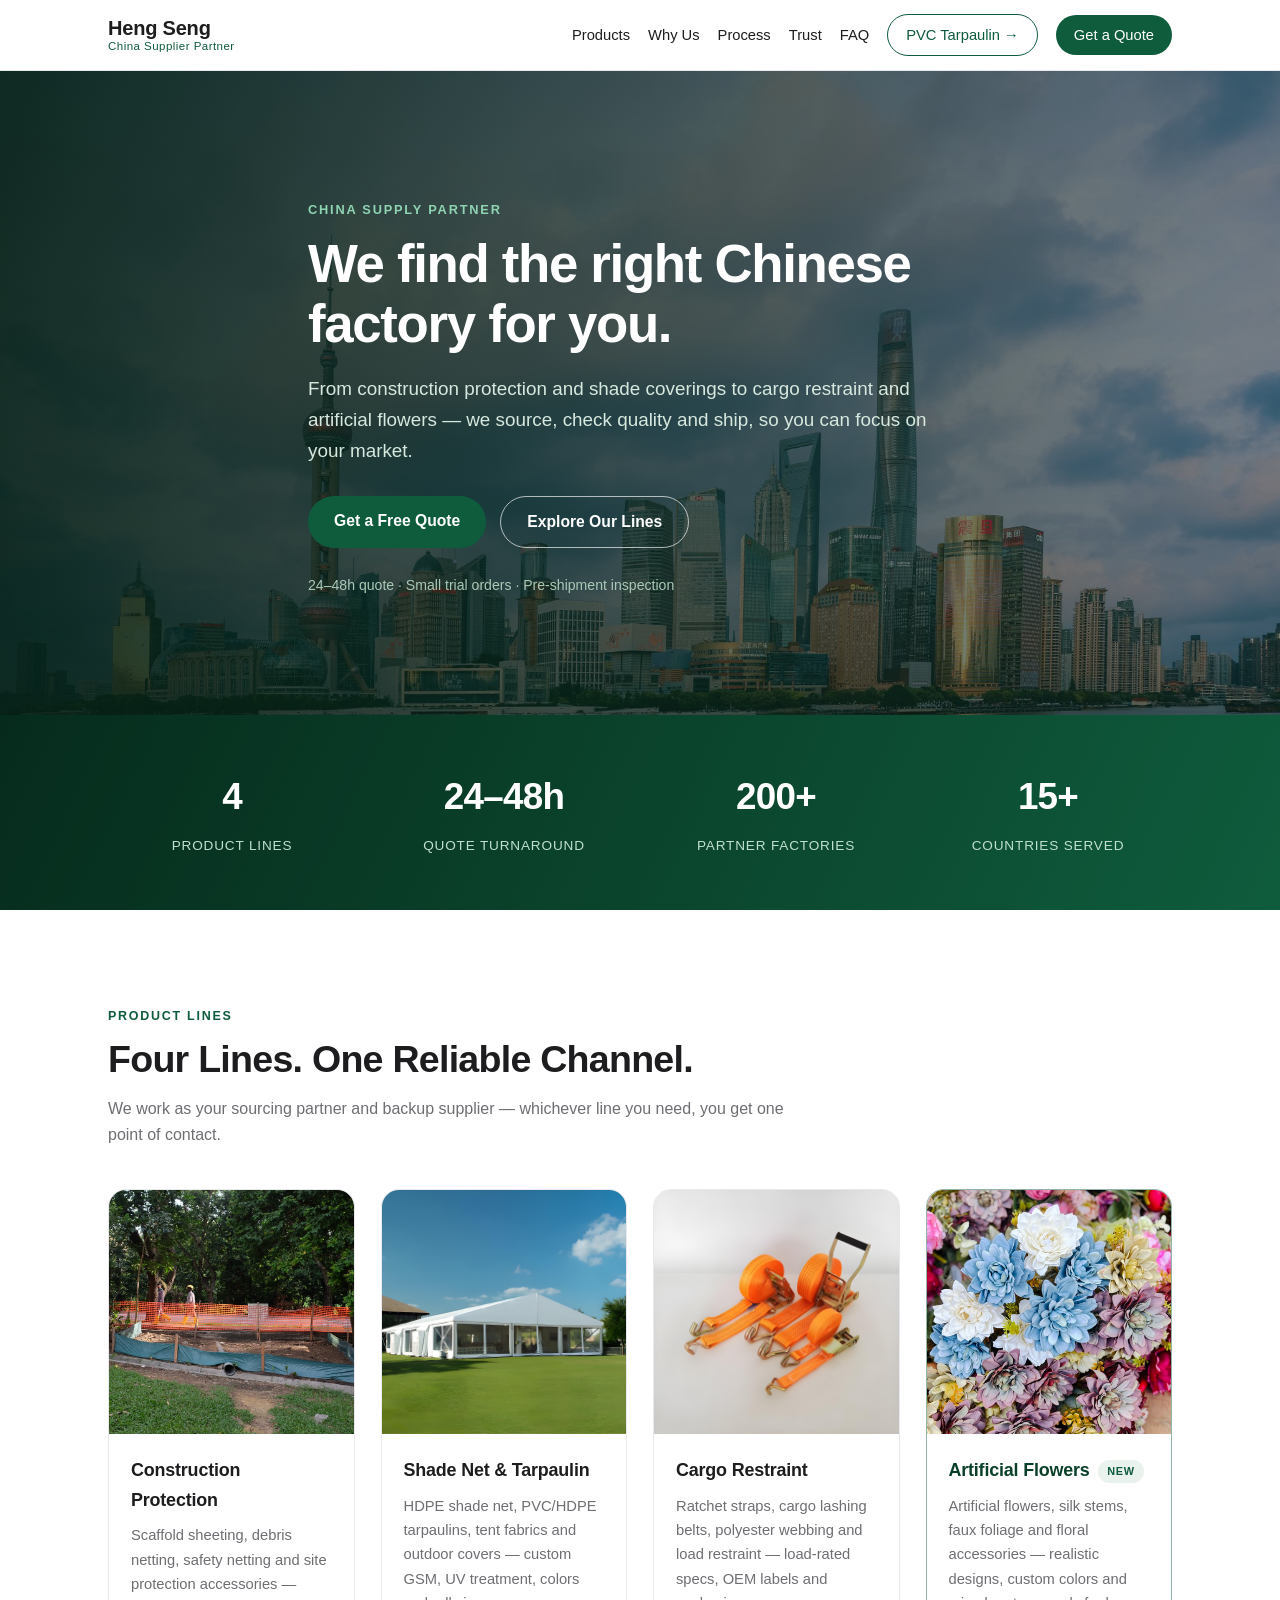
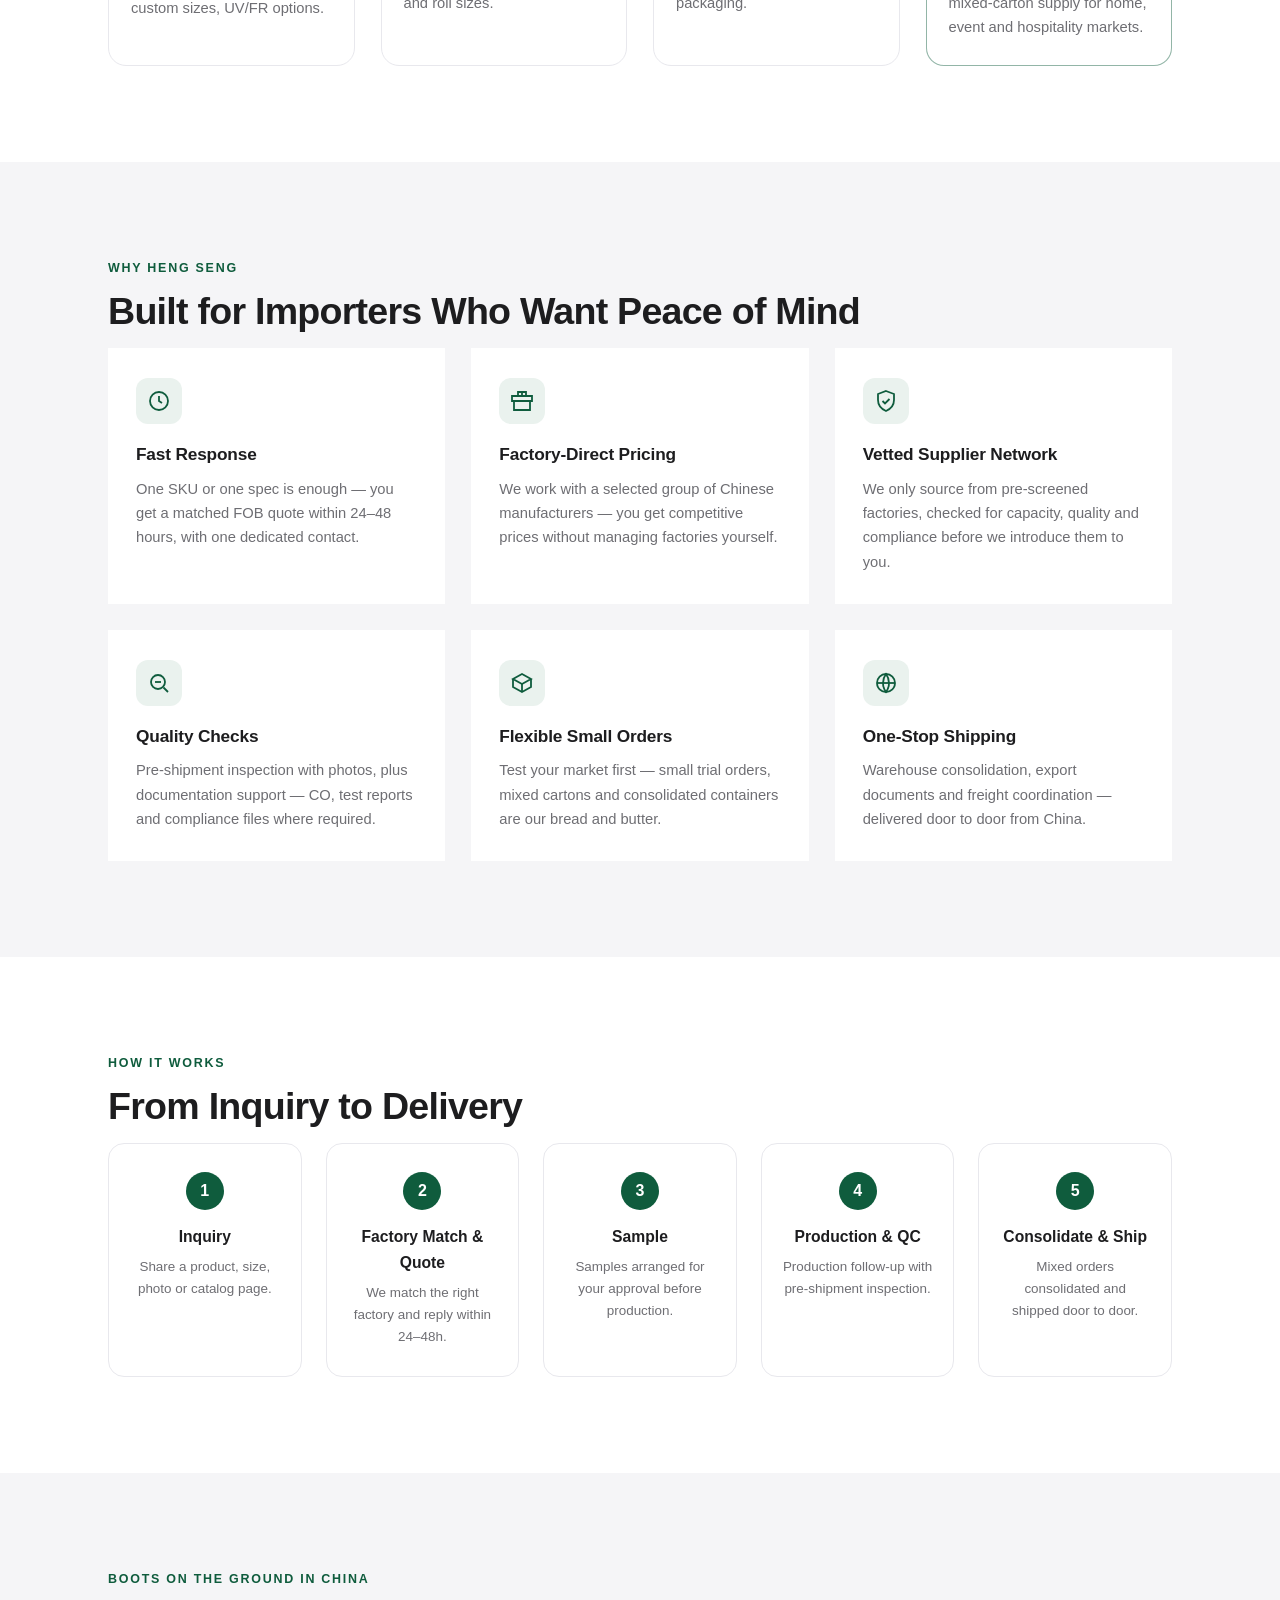
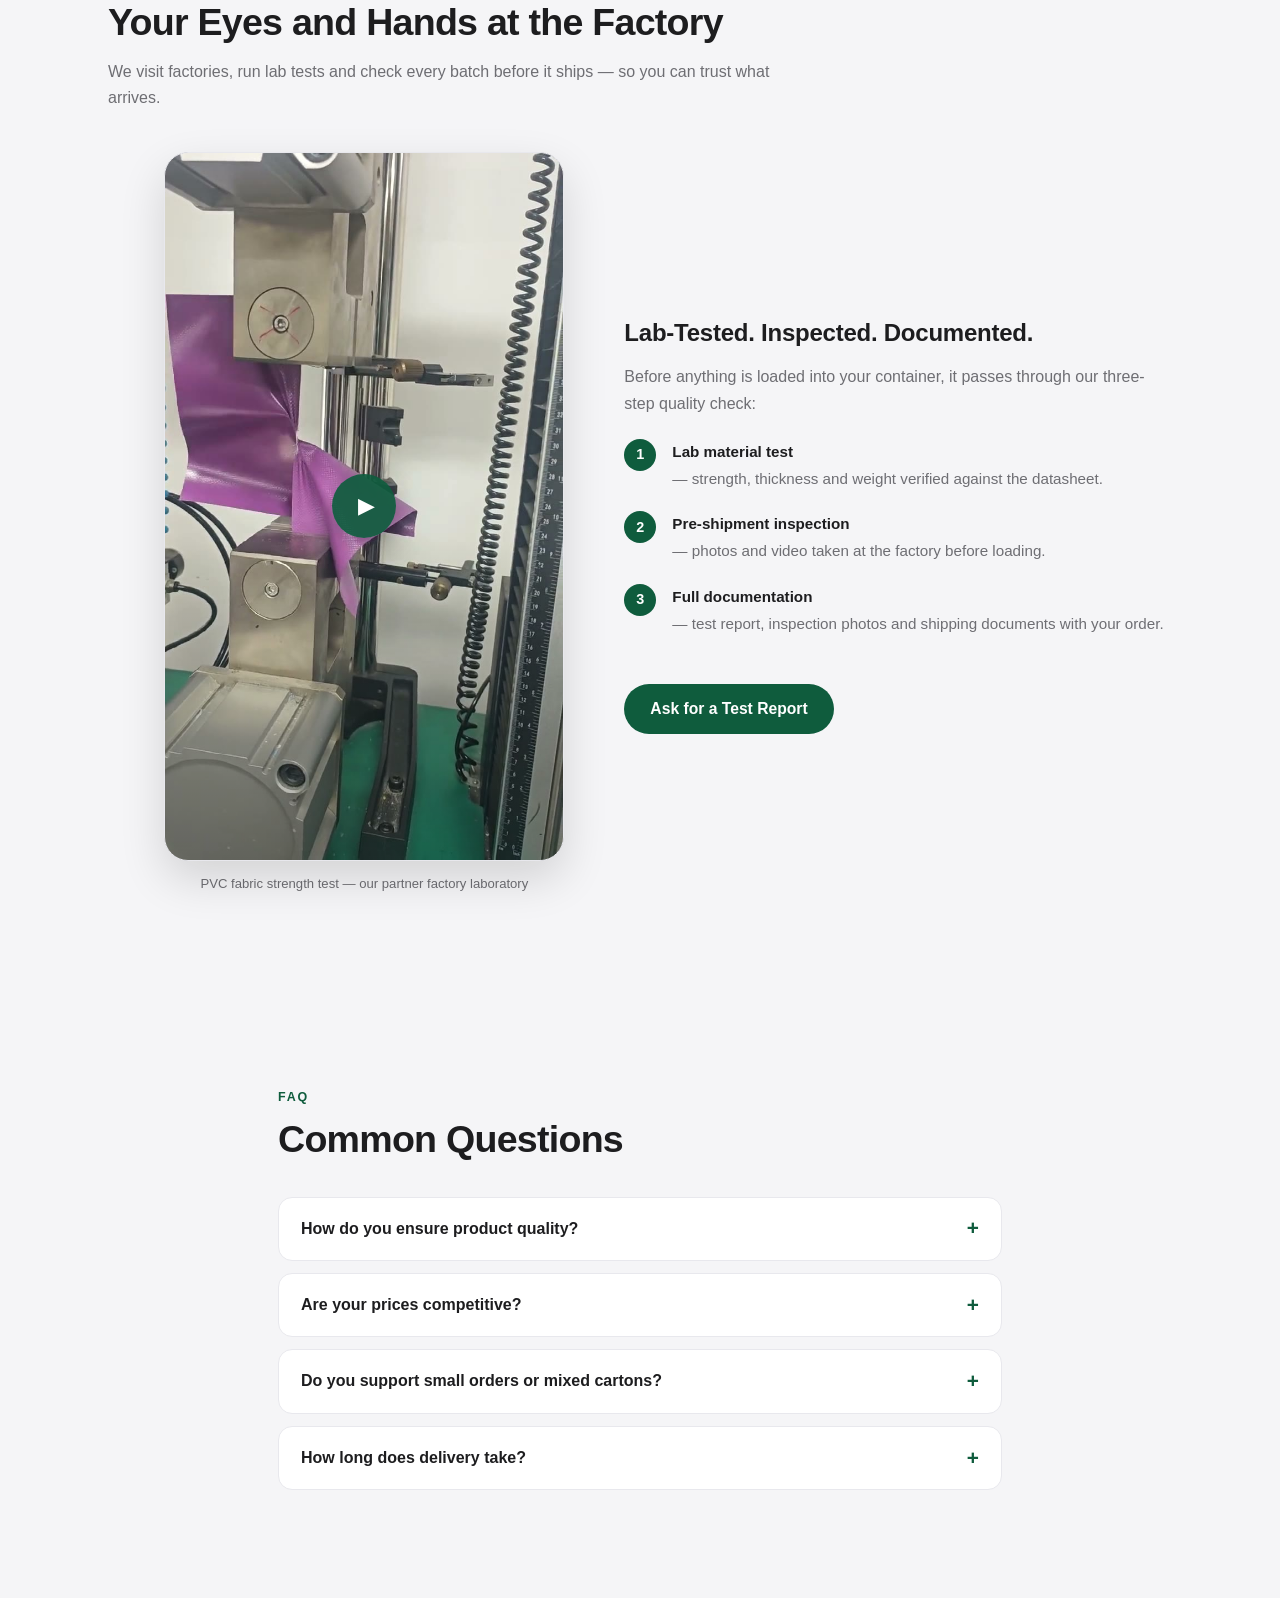
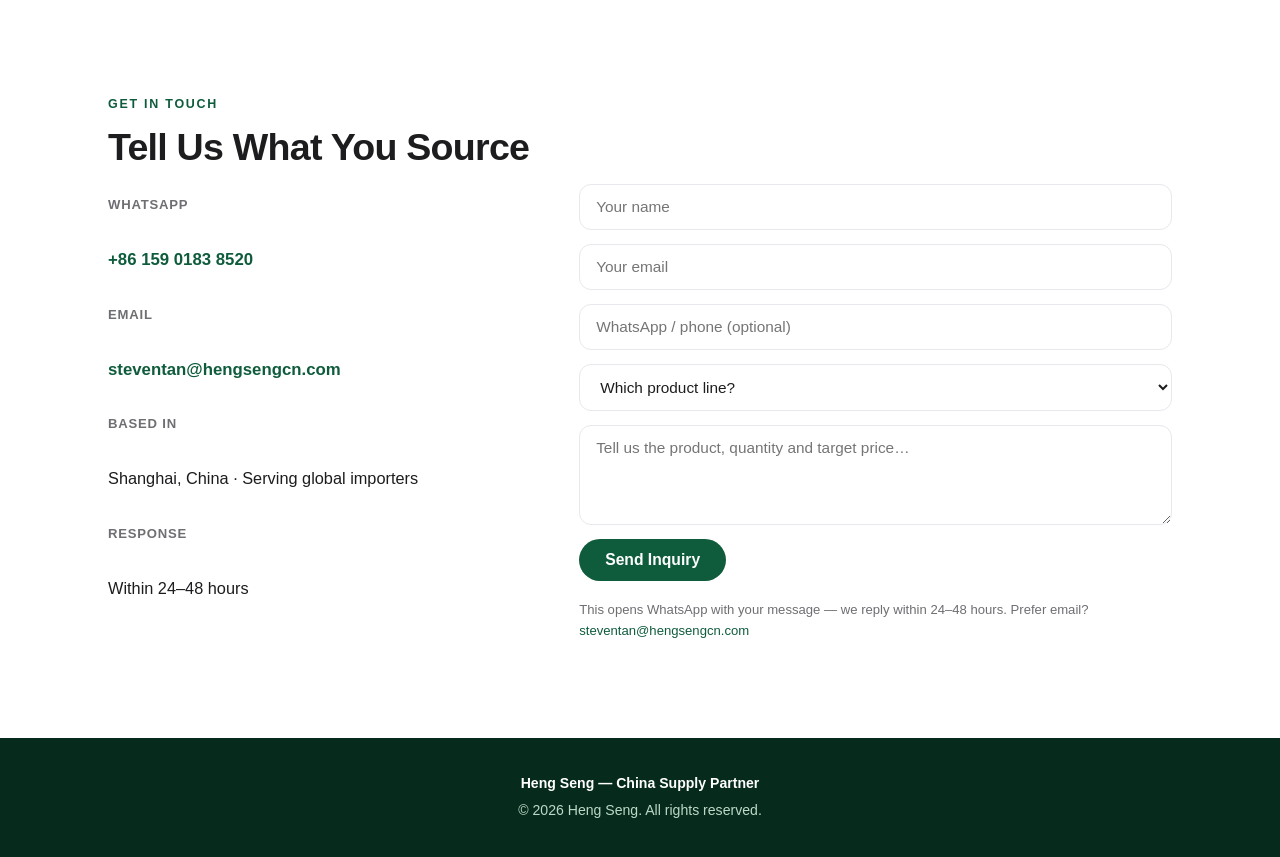
<file: index.html>
<!DOCTYPE html>
<html lang="en">
<head>
  <meta charset="UTF-8">
  <meta name="viewport" content="width=device-width, initial-scale=1.0">
  <title>Heng Seng | Your China Supplier Partner</title>
  <meta name="description" content="Heng Seng is your China supplier partner — construction protection, shade net & tarpaulin, cargo restraint and artificial flowers. Factory-direct pricing, custom specs and small trial orders.">
  <link rel="stylesheet" href="style.css">
</head>
<body>

  <header class="site-header">
    <div class="container nav">
      <a class="logo" href="#home">Heng Seng<span>China Supplier Partner</span></a>
      <nav>
        <a href="#products">Products</a>
        <a href="#why">Why Us</a>
        <a href="#process">Process</a>
        <a href="#trust">Trust</a>
        <a href="#faq">FAQ</a>
        <a class="nav-cta nav-tarpaulin" href="/tarpaulin/">PVC Tarpaulin →</a>
        <a class="nav-cta" href="#contact">Get a Quote</a>
      </nav>
    </div>
  </header>

  <!-- ============================================================
       HERO — 英雄区
       借鉴点 1：深绿科技感头图横幅（参考 HSY），但改为上海天际线 + 黑白极简
  ============================================================ -->
  <section id="home" class="hero">
    <!-- 头图：images/shanghai.jpg（可替换为你自己的上海天际线照片，建议 1920×1080+） -->
    <div class="hero-bg" role="img" aria-label="Shanghai skyline at dusk"></div>
    <div class="container hero-content">
      <p class="hero-eyebrow">CHINA SUPPLY PARTNER</p>
      <h1>We find the right Chinese factory for you.</h1>
      <p class="lead">From construction protection and shade coverings to cargo restraint and artificial flowers — we source, check quality and ship, so you can focus on your market.</p>
      <div class="hero-actions">
        <a class="btn btn-primary" href="#contact">Get a Free Quote</a>
        <a class="btn btn-outline" href="#products">Explore Our Lines</a>
      </div>
      <p class="hero-note">24–48h quote &middot; Small trial orders &middot; Pre-shipment inspection</p>
    </div>
  </section>

  <!-- ============================================================
       STATS — 数字统计带
       借鉴点 2a：数字建立信任（参照 Yiwu 的 20+/9000+/200+）
       ※ 上线前请按实际数据校准这些数字
  ============================================================ -->
  <section class="stats">
    <div class="container stats-grid">
      <div class="stat"><strong>4</strong><span>Product Lines</span></div>
      <div class="stat"><strong>24–48h</strong><span>Quote Turnaround</span></div>
      <div class="stat"><strong>200+</strong><span>Partner Factories</span></div>
      <div class="stat"><strong>15+</strong><span>Countries Served</span></div>
    </div>
  </section>

  <!-- ============================================================
       PRODUCT LINES — 四条产品线
       第四条线：仿真花（Artificial Flowers）
  ============================================================ -->
  <section id="products" class="section">
    <div class="container">
      <p class="eyebrow">PRODUCT LINES</p>
      <h2>Four Lines. One Reliable Channel.</h2>
      <p class="section-note">We work as your sourcing partner and backup supplier — whichever line you need, you get one point of contact.</p>
      <div class="grid grid-4">

        <article class="card">
          <img class="card-img" src="images/construction-protection.jpg" alt="Construction protection - safety netting on site" loading="lazy">
          <div class="card-body">
            <h3>Construction Protection</h3>
            <p>Scaffold sheeting, debris netting, safety netting and site protection accessories — custom sizes, UV/FR options.</p>
          </div>
        </article>

        <article class="card">
          <img class="card-img" src="images/pvc-fabric.jpg" alt="PVC tarpaulin tent - large outdoor marquee" loading="lazy">
          <div class="card-body">
            <h3>Shade Net &amp; Tarpaulin</h3>
            <p>HDPE shade net, PVC/HDPE tarpaulins, tent fabrics and outdoor covers — custom GSM, UV treatment, colors and roll sizes.</p>
          </div>
        </article>

        <article class="card">
          <img class="card-img" src="images/binding-strap.jpg" alt="Ratchet straps securing cargo" loading="lazy">
          <div class="card-body">
            <h3>Cargo Restraint</h3>
            <p>Ratchet straps, cargo lashing belts, polyester webbing and load restraint — load-rated specs, OEM labels and packaging.</p>
          </div>
        </article>

        <article class="card card-featured">
          <img class="card-img" src="images/artificial-flowers.jpg" alt="Artificial flowers - realistic silk blooms" loading="lazy">
          <div class="card-body">
            <h3>Artificial Flowers <span class="tag">New</span></h3>
            <p>Artificial flowers, silk stems, faux foliage and floral accessories — realistic designs, custom colors and mixed-carton supply for home, event and hospitality markets.</p>
          </div>
        </article>

      </div>
    </div>
  </section>

  <!-- ============================================================
       WHY US — 为什么选我们（6 张 icon 卡）
  ============================================================ -->
  <section id="why" class="section section-alt">
    <div class="container">
      <p class="eyebrow">WHY HENG SENG</p>
      <h2>Built for Importers Who Want Peace of Mind</h2>
      <div class="grid grid-3">
        <div class="card card-plain">
          <div class="why-icon">
            <svg viewBox="0 0 24 24" fill="none" stroke="currentColor" stroke-width="1.8"><circle cx="12" cy="12" r="9"/><path d="M12 7v5l3 2"/></svg>
          </div>
          <h3>Fast Response</h3>
          <p>One SKU or one spec is enough — you get a matched FOB quote within 24–48 hours, with one dedicated contact.</p>
        </div>
        <div class="card card-plain">
          <div class="why-icon">
            <svg viewBox="0 0 24 24" fill="none" stroke="currentColor" stroke-width="1.8"><path d="M20 12v9H4v-9"/><path d="M2 7h20v5H2z"/><path d="M12 7V3"/><path d="M8 3h8v4H8z"/></svg>
          </div>
          <h3>Factory-Direct Pricing</h3>
          <p>We work with a selected group of Chinese manufacturers — you get competitive prices without managing factories yourself.</p>
        </div>
        <div class="card card-plain">
          <div class="why-icon">
            <svg viewBox="0 0 24 24" fill="none" stroke="currentColor" stroke-width="1.8"><path d="M12 2l8 3v6c0 5-3.5 9-8 11-4.5-2-8-6-8-11V5z"/><path d="M8.5 12l2.5 2.5 4.5-4.5"/></svg>
          </div>
          <h3>Vetted Supplier Network</h3>
          <p>We only source from pre-screened factories, checked for capacity, quality and compliance before we introduce them to you.</p>
        </div>
        <div class="card card-plain">
          <div class="why-icon">
            <svg viewBox="0 0 24 24" fill="none" stroke="currentColor" stroke-width="1.8"><circle cx="11" cy="11" r="7"/><path d="M21 21l-4.5-4.5"/><path d="M8 11h6"/></svg>
          </div>
          <h3>Quality Checks</h3>
          <p>Pre-shipment inspection with photos, plus documentation support — CO, test reports and compliance files where required.</p>
        </div>
        <div class="card card-plain">
          <div class="why-icon">
            <svg viewBox="0 0 24 24" fill="none" stroke="currentColor" stroke-width="1.8"><path d="M21 8l-9 5-9-5 9-5z"/><path d="M3 8v8l9 5 9-5V8"/><path d="M12 13v8"/></svg>
          </div>
          <h3>Flexible Small Orders</h3>
          <p>Test your market first — small trial orders, mixed cartons and consolidated containers are our bread and butter.</p>
        </div>
        <div class="card card-plain">
          <div class="why-icon">
            <svg viewBox="0 0 24 24" fill="none" stroke="currentColor" stroke-width="1.8"><circle cx="12" cy="12" r="9"/><path d="M3 12h18"/><path d="M12 3a15 15 0 0 1 0 18 15 15 0 0 1 0-18z"/></svg>
          </div>
          <h3>One-Stop Shipping</h3>
          <p>Warehouse consolidation, export documents and freight coordination — delivered door to door from China.</p>
        </div>
      </div>
    </div>
  </section>

  <!-- ============================================================
       PROCESS — 5 步流程
  ============================================================ -->
  <section id="process" class="section">
    <div class="container">
      <p class="eyebrow">HOW IT WORKS</p>
      <h2>From Inquiry to Delivery</h2>
      <div class="steps">
        <div class="step"><span>1</span><h3>Inquiry</h3><p>Share a product, size, photo or catalog page.</p></div>
        <div class="step"><span>2</span><h3>Factory Match &amp; Quote</h3><p>We match the right factory and reply within 24–48h.</p></div>
        <div class="step"><span>3</span><h3>Sample</h3><p>Samples arranged for your approval before production.</p></div>
        <div class="step"><span>4</span><h3>Production &amp; QC</h3><p>Production follow-up with pre-shipment inspection.</p></div>
        <div class="step"><span>5</span><h3>Consolidate &amp; Ship</h3><p>Mixed orders consolidated and shipped door to door.</p></div>
      </div>
    </div>
  </section>

  <!-- ============================================================
       TRUST — 我们在中国的"现场团队"
       借鉴点 2b：行业图标墙（不编造大客户 logo，学版式）
       借鉴点 3：仓库 / 质检 / 团队 实拍图占位
  ============================================================ -->
  <section id="trust" class="section section-alt">
    <div class="container">
      <p class="eyebrow">BOOTS ON THE GROUND IN CHINA</p>
      <h2>Your Eyes and Hands at the Factory</h2>
      <p class="section-note">We visit factories, run lab tests and check every batch before it ships — so you can trust what arrives.</p>

      <div class="qc-showcase">
        <div class="qc-video">
          <!-- 视频文件放到 website/videos/pvc-strength-test.mp4 后自动生效 -->
          <div class="video-launcher" id="pvc-video-launcher" role="button" tabindex="0" aria-label="Play PVC strength test video">
            <span class="video-play-btn" aria-hidden="true">&#9654;</span>
          </div>
          <p class="qc-video-caption">PVC fabric strength test — our partner factory laboratory</p>
        </div>
        <div class="qc-content">
          <h3>Lab-Tested. Inspected. Documented.</h3>
          <p>Before anything is loaded into your container, it passes through our three-step quality check:</p>
          <ol class="qc-steps">
            <li><strong>Lab material test</strong> — strength, thickness and weight verified against the datasheet.</li>
            <li><strong>Pre-shipment inspection</strong> — photos and video taken at the factory before loading.</li>
            <li><strong>Full documentation</strong> — test report, inspection photos and shipping documents with your order.</li>
          </ol>
          <a class="btn btn-primary" href="#contact">Ask for a Test Report</a>
        </div>
      </div>

    </div>
  </section>

  <!-- ============================================================
       FAQ
  ============================================================ -->
  <section id="faq" class="section section-alt">
    <div class="container container-narrow">
      <p class="eyebrow">FAQ</p>
      <h2>Common Questions</h2>
      <div class="faq-list">
        <details>
          <summary>How do you ensure product quality?</summary>
          <p>Every order includes pre-shipment inspection with photos and a checklist. For critical batches we can arrange 1-by-1 checks and third-party testing such as SGS, with reports provided before shipment.</p>
        </details>
        <details>
          <summary>Are your prices competitive?</summary>
          <p>We quote directly from the factory floor and encourage you to compare. Our service fee is transparent — no hidden markups, no kickbacks from suppliers.</p>
        </details>
        <details>
          <summary>Do you support small orders or mixed cartons?</summary>
          <p>Yes. You can start with a small trial order, and we combine different products into one carton or one container to keep your freight costs low.</p>
        </details>
        <details>
          <summary>How long does delivery take?</summary>
          <p>Sample lead time is usually 7–15 days and production 20–40 days depending on the product. We plan shipping with you and track every step.</p>
        </details>
      </div>
    </div>
  </section>

  <!-- ============================================================
       CONTACT — 询盘表单 + 联系方式
       ※ 表单目前通过 mailto 发送；后续可换 Formspree / 后端接口
  ============================================================ -->
  <section id="contact" class="section">
    <div class="container">
      <p class="eyebrow">GET IN TOUCH</p>
      <h2>Tell Us What You Source</h2>
      <div class="contact-grid">
        <div class="contact-info">
          <div class="contact-item"><strong>WhatsApp</strong><br><a href="https://wa.me/8615901838520" target="_blank" rel="noopener">+86 159 0183 8520</a></div>
          <div class="contact-item"><strong>Email</strong><br><a href="mailto:steventan@hengsengcn.com">steventan@hengsengcn.com</a></div>
          <div class="contact-item"><strong>Based in</strong><br><span>Shanghai, China &middot; Serving global importers</span></div>
          <div class="contact-item"><strong>Response</strong><br><span>Within 24–48 hours</span></div>
        </div>
        <form class="quote-form" id="inquiry-form">
          <input type="text" name="Name" placeholder="Your name" required>
          <input type="email" name="Email" placeholder="Your email" required>
          <input type="text" name="WhatsApp" placeholder="WhatsApp / phone (optional)">
          <select name="Product line" required>
            <option value="" disabled selected>Which product line?</option>
            <option>Construction Protection</option>
            <option>Shade Net &amp; Tarpaulin</option>
            <option>Cargo Restraint</option>
            <option>Artificial Flowers</option>
            <option>Other / Not sure yet</option>
          </select>
          <textarea name="Message" rows="4" placeholder="Tell us the product, quantity and target price…" required></textarea>
          <button class="btn btn-primary" type="submit">Send Inquiry</button>
          <p class="form-note">This opens WhatsApp with your message — we reply within 24–48 hours. Prefer email? <a href="mailto:steventan@hengsengcn.com">steventan@hengsengcn.com</a></p>
        </form>
      </div>
    </div>
  </section>

  <footer class="site-footer">
    <div class="container">
      <p><strong>Heng Seng</strong> — China Supply Partner</p>
      <p>&copy; 2026 Heng Seng. All rights reserved.</p>
    </div>
  </footer>

  <script>
    (function () {
      var launcher = document.getElementById("pvc-video-launcher");
      if (!launcher) return;
      function play() {
        launcher.innerHTML =
          '<video controls autoplay playsinline preload="auto" poster="images/pvc-test-poster.jpg">' +
          '<source src="videos/pvc-strength-test.mp4" type="video/mp4">' +
          "Your browser does not support video playback.</video>";
      }
      launcher.addEventListener("click", play);
      launcher.addEventListener("keydown", function (e) {
        if (e.key === "Enter" || e.key === " ") {
          e.preventDefault();
          play();
        }
      });
    })();

    document.getElementById("inquiry-form").addEventListener("submit", function (e) {
      e.preventDefault();
      var f = this;
      var name = f.querySelector('[name="Name"]').value.trim();
      var email = f.querySelector('[name="Email"]').value.trim();
      var wa = f.querySelector('[name="WhatsApp"]').value.trim();
      var line = f.querySelector('[name="Product line"]').value;
      var msg = f.querySelector('[name="Message"]').value.trim();
      var text = "New inquiry from hengsengcn.com\n\nName: " + name +
                 "\nEmail: " + email +
                 (wa ? "\nWhatsApp / Phone: " + wa : "") +
                 "\nProduct line: " + line +
                 "\nMessage: " + msg;
      var url = "https://wa.me/8615901838520?text=" + encodeURIComponent(text);
      if (!window.open(url, "_blank")) {
        window.location.href = url;
      }
      f.querySelector("button").textContent = "Opening WhatsApp…";
    });
  </script>
</body>
</html>
</file>
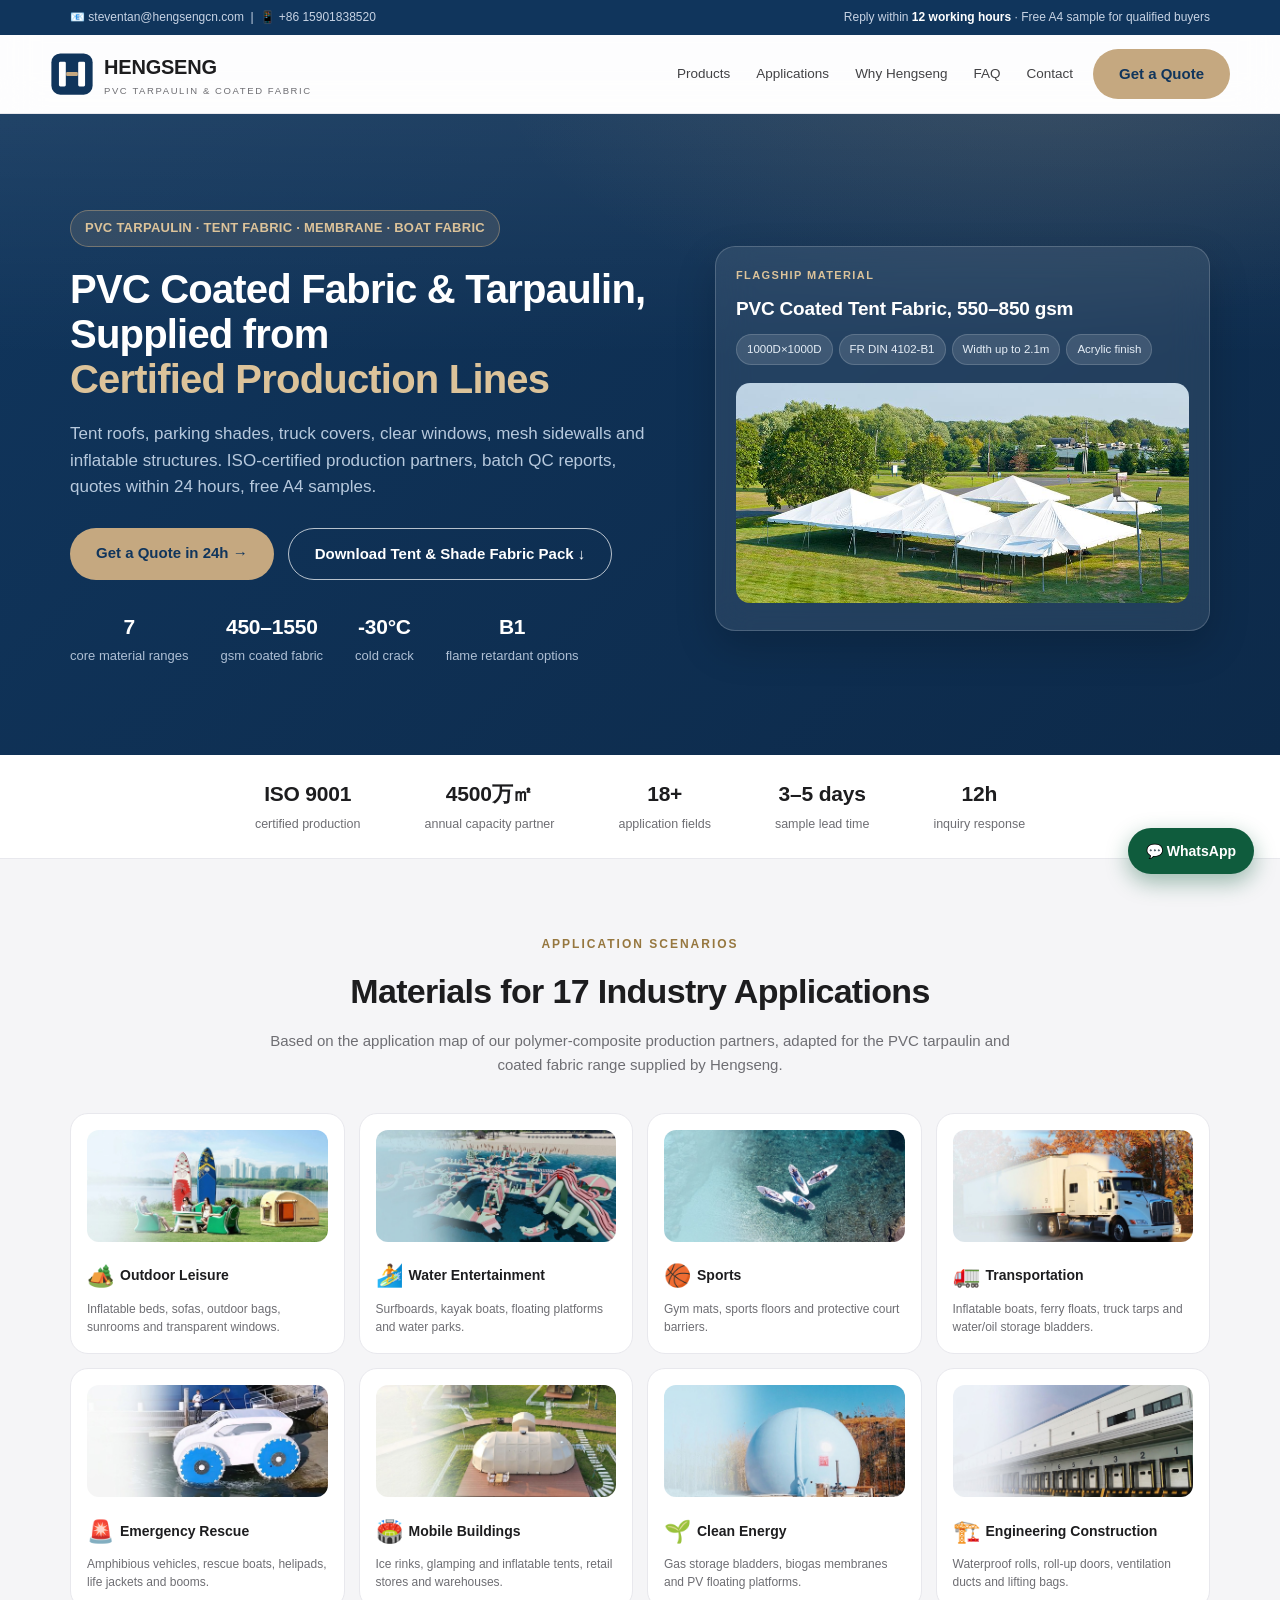
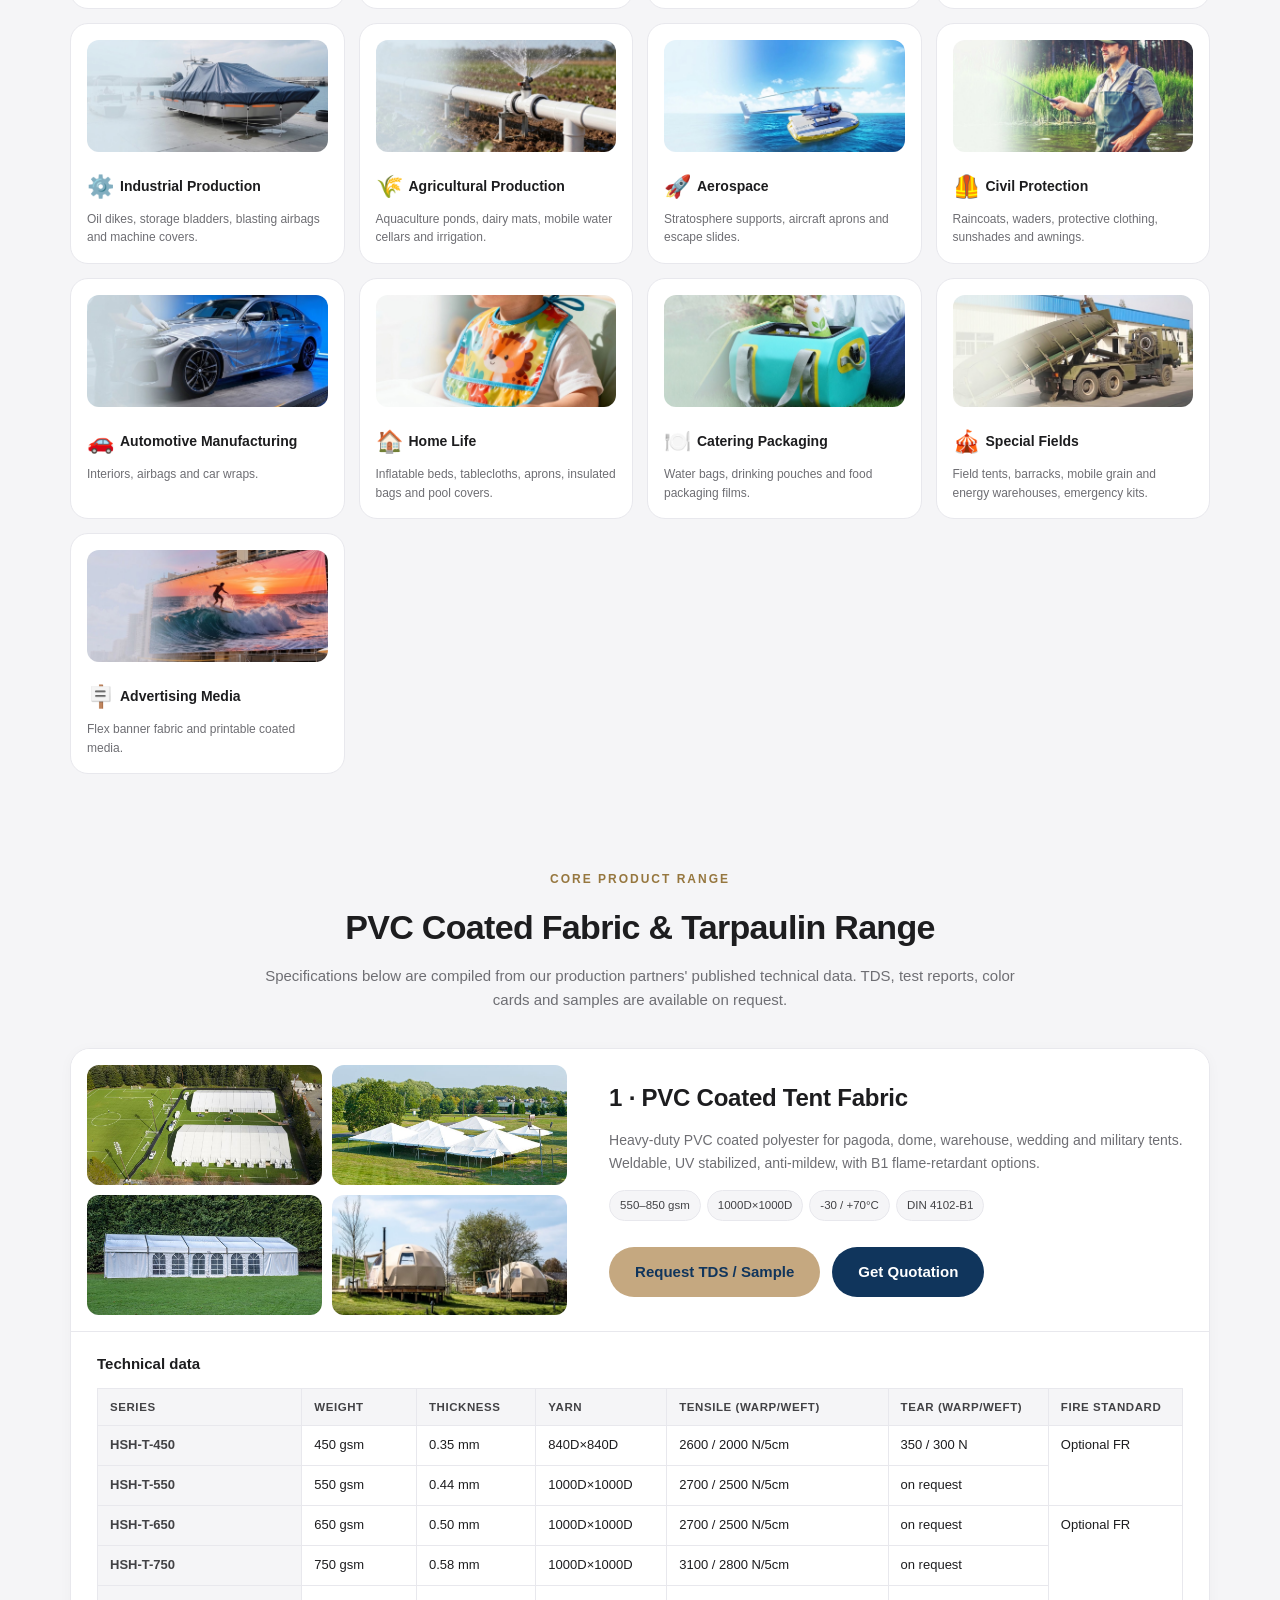
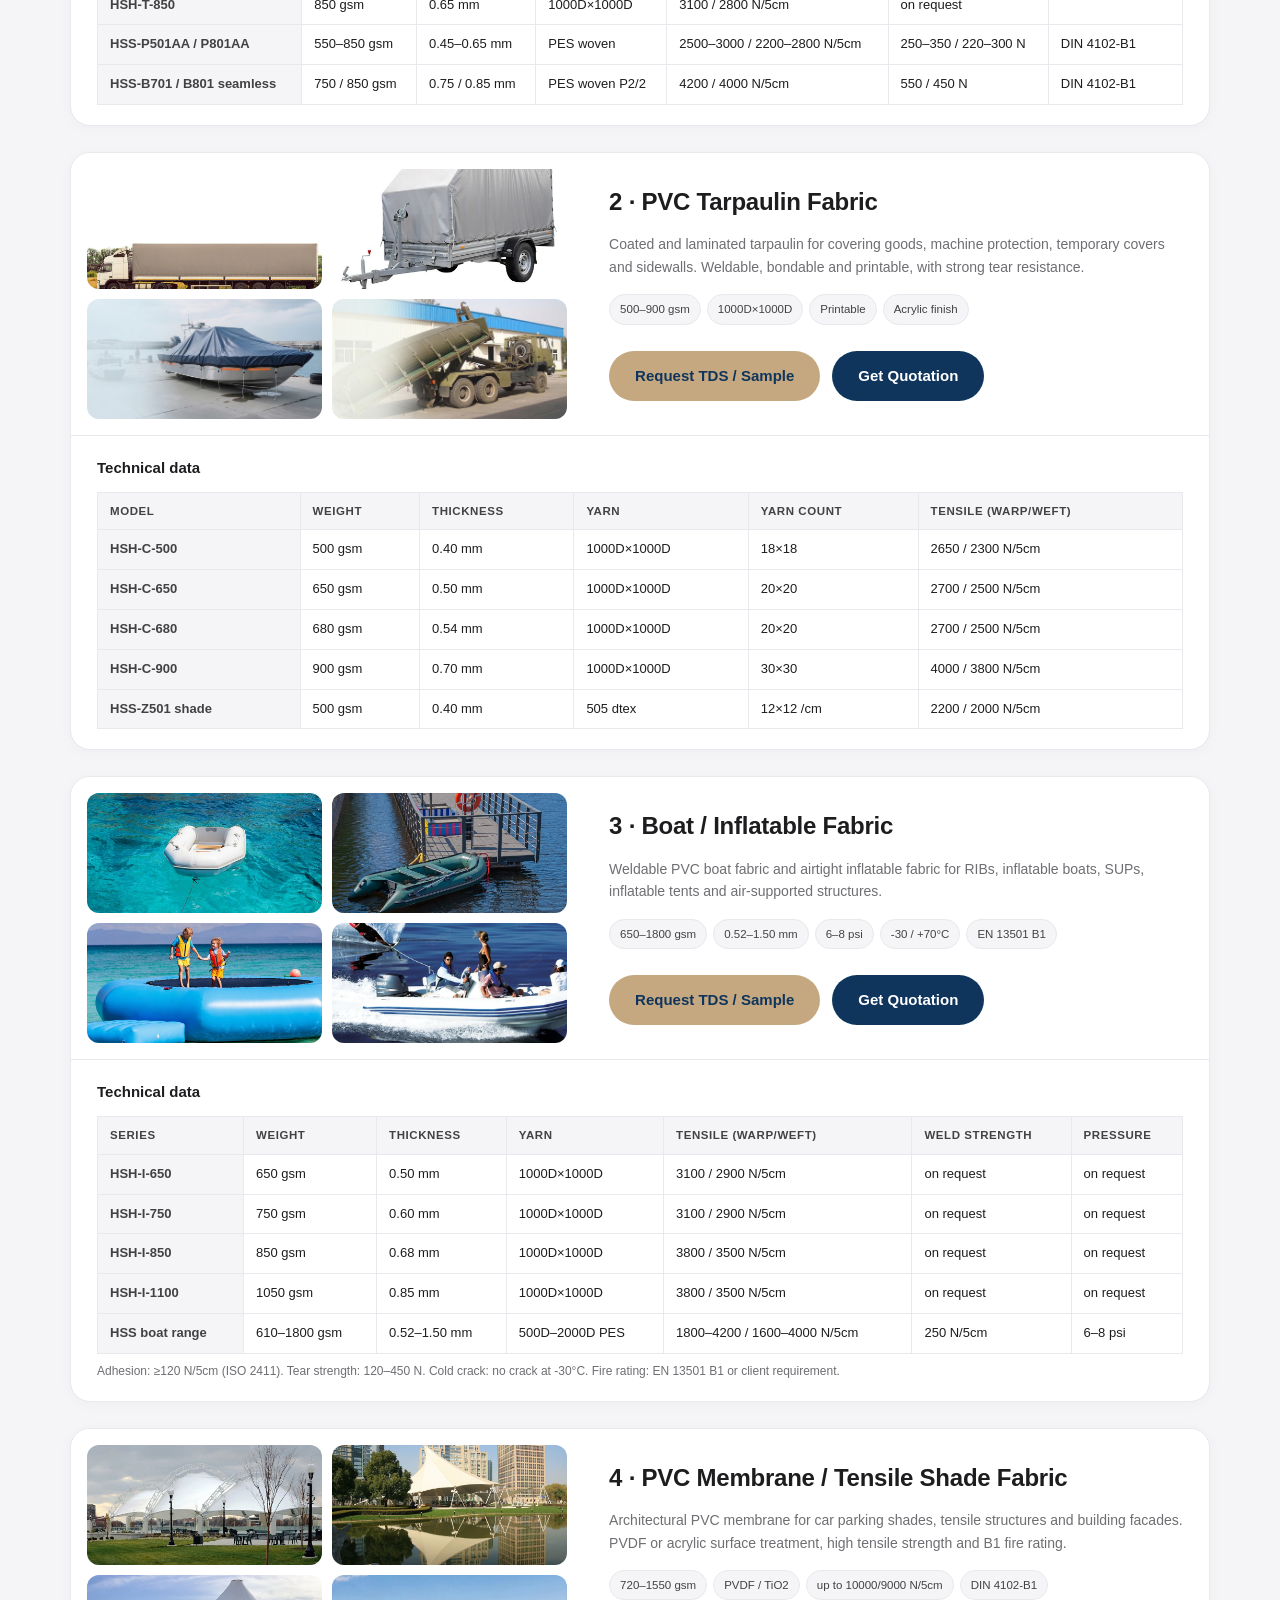
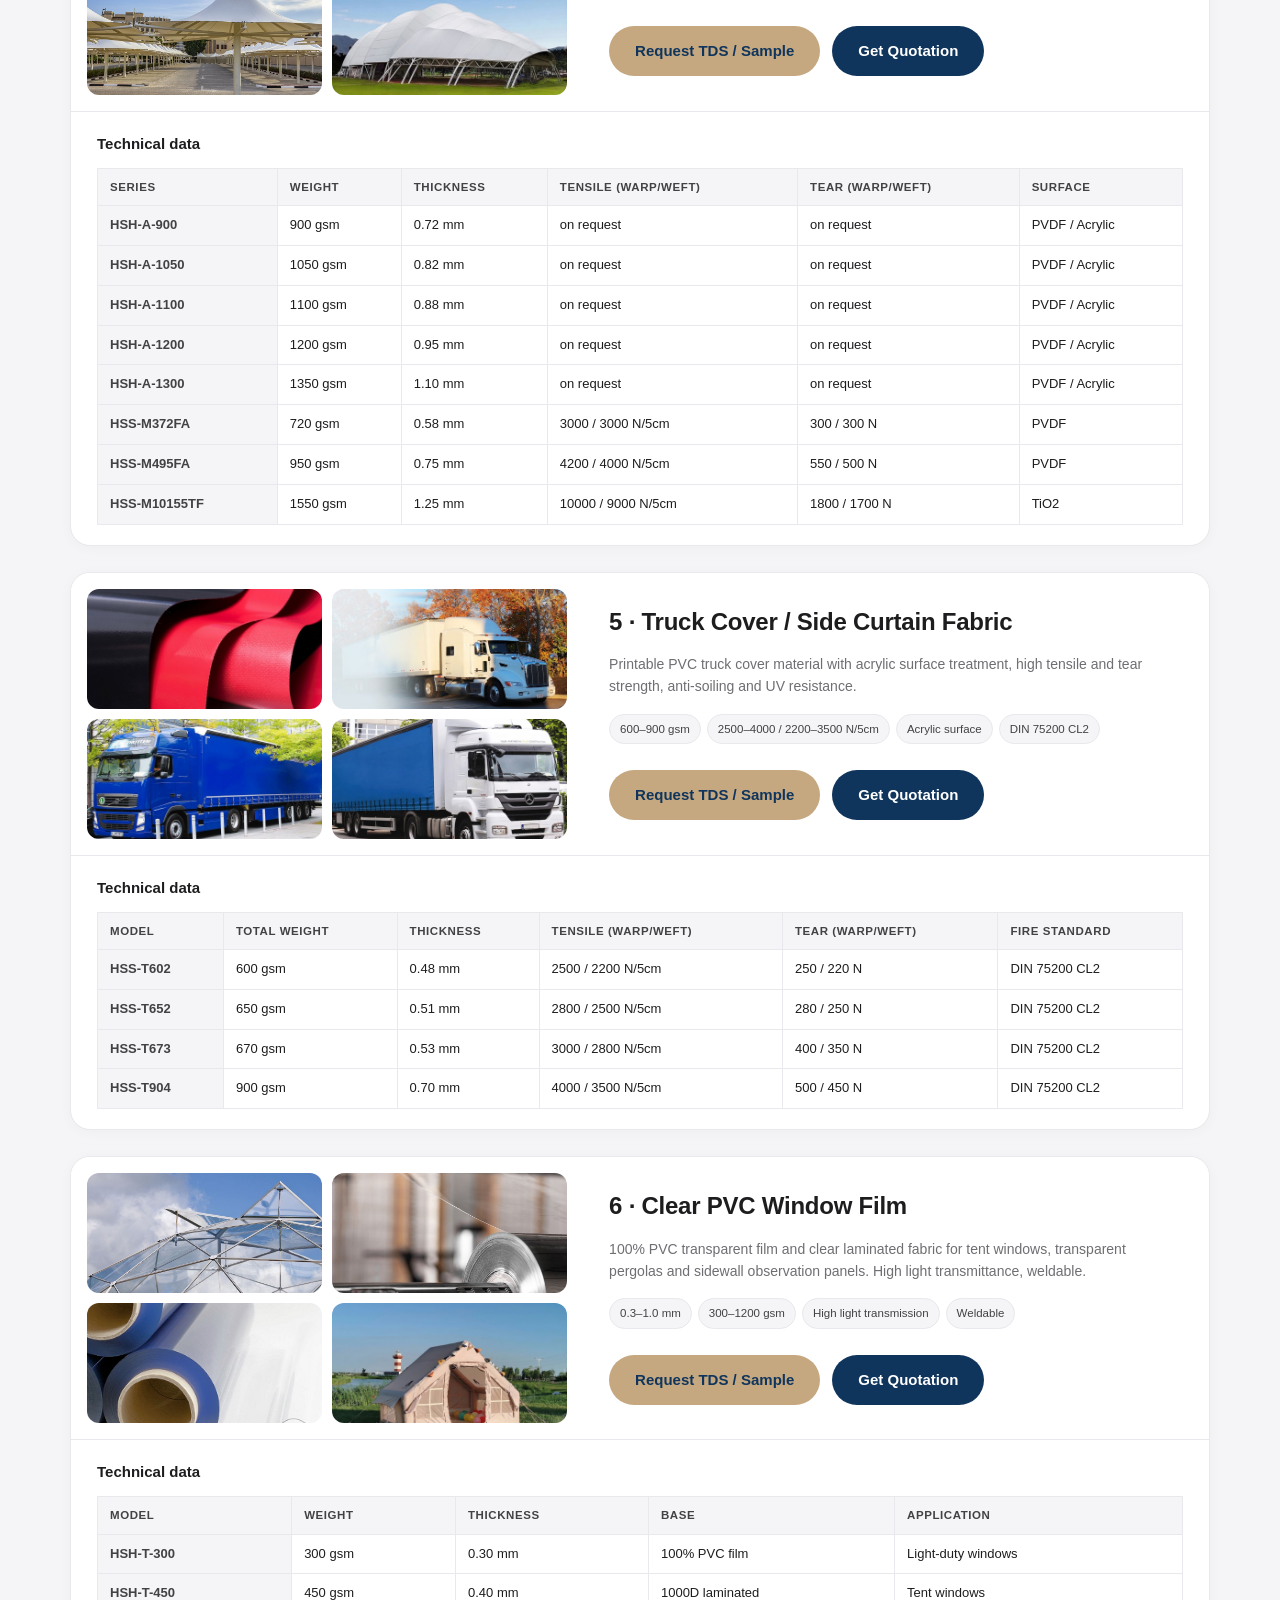
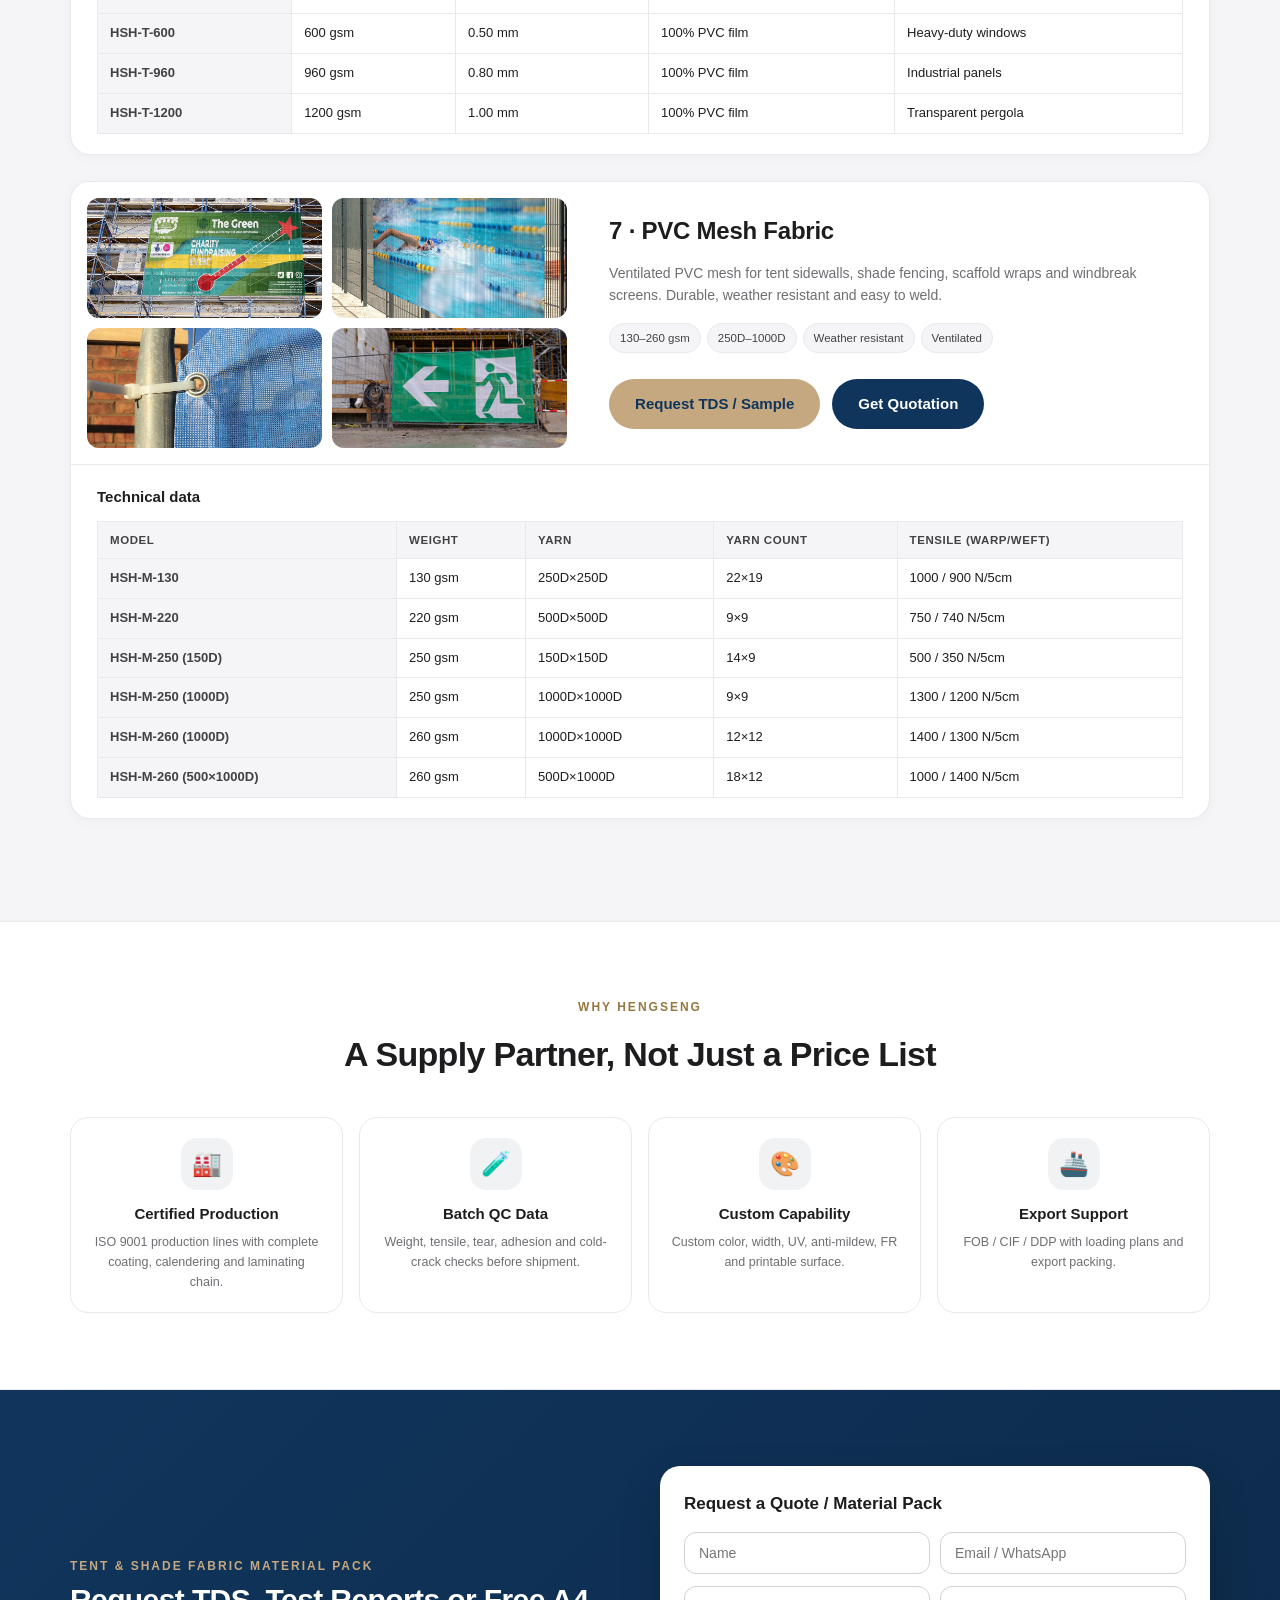
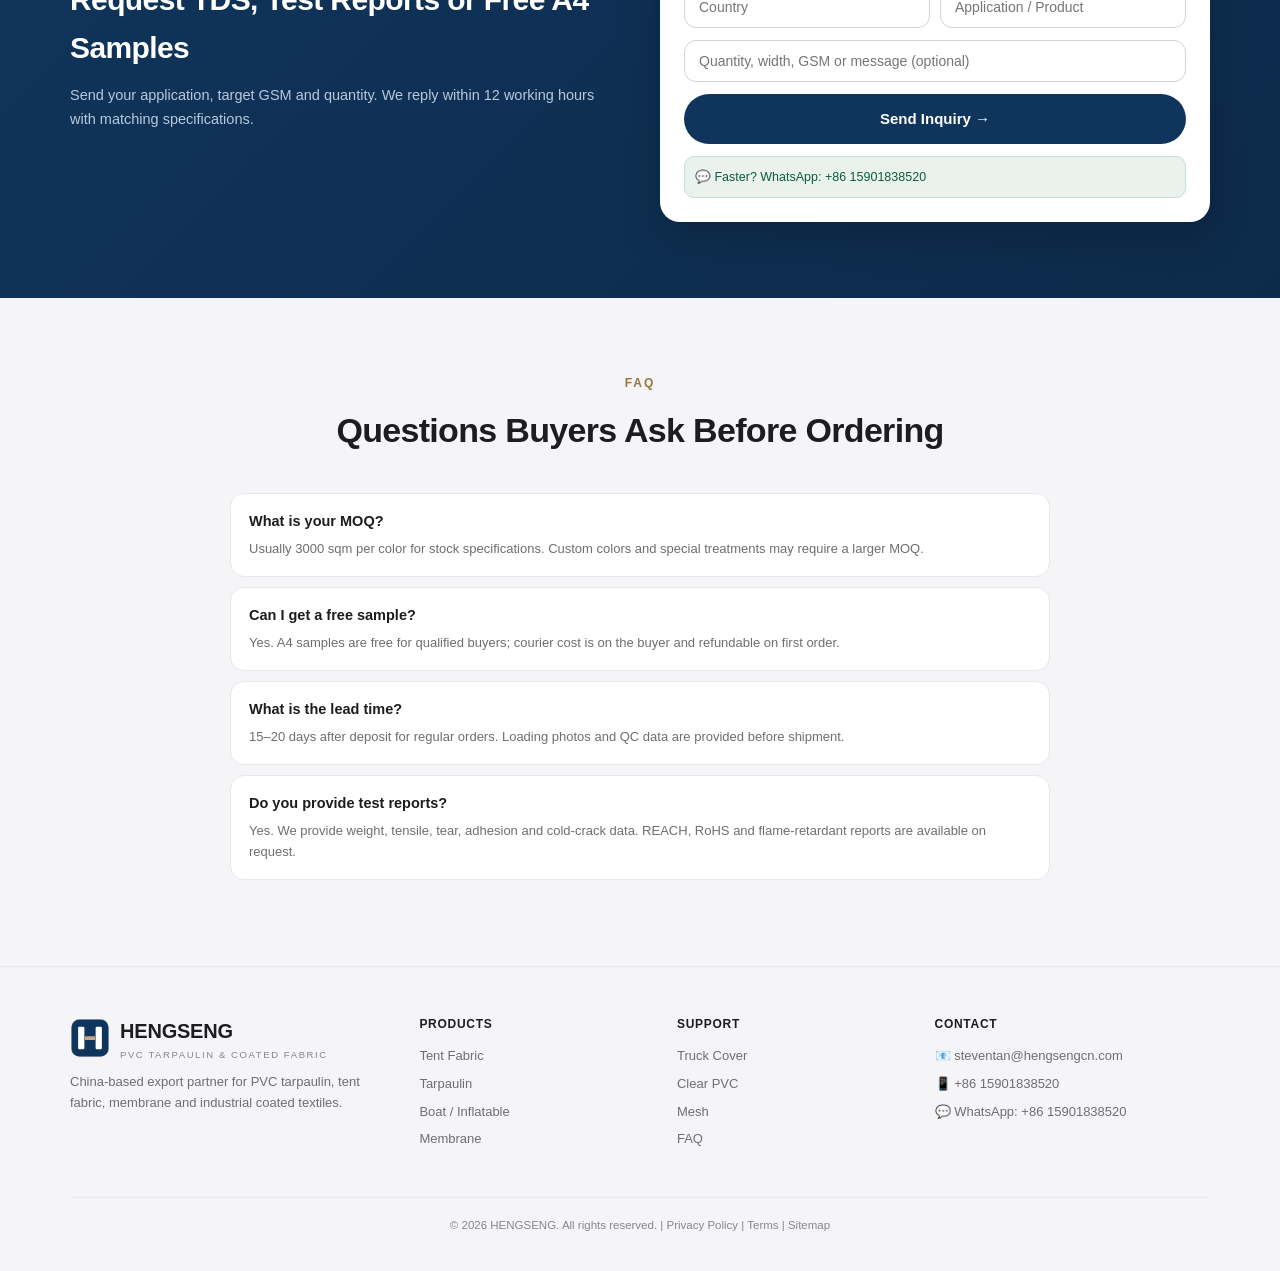
<file: tarpaulin/index.html>
<!DOCTYPE html>
<html lang="en">
<head>
<meta charset="UTF-8">
<meta name="viewport" content="width=device-width, initial-scale=1.0">
<title>PVC Tarpaulin, Tent &amp; Coated Fabric Supplier | Hengseng</title>
<meta name="description" content="Hengseng supplies PVC coated tent fabric, PVC tarpaulin, tensile membrane, clear PVC film, mesh fabric, truck cover fabric and boat / inflatable fabric from ISO-certified production lines.">
<link rel="icon" href="favicon.svg" type="image/svg+xml">
<style>
  :root{
    --navy:#10355C; --navy2:#16406E; --blue:#17609C; --orange:#C5A880; --orange-dark:#96773F;
    --bg:#F5F5F7; --line:#E8E8ED; --text:#1D1D1F; --muted:#6E6E73;
  }
  *{box-sizing:border-box;margin:0;padding:0}
  html{scroll-behavior:smooth}
  body{font-family:-apple-system,BlinkMacSystemFont,"SF Pro Text","SF Pro Display","Helvetica Neue","PingFang SC","Microsoft YaHei",sans-serif;color:var(--text);background:var(--bg);line-height:1.6;-webkit-font-smoothing:antialiased}
  a{text-decoration:none;color:inherit}
  .wrap{max-width:1180px;margin:0 auto;padding:0 20px}
  .btn{display:inline-block;border:none;border-radius:980px;padding:13px 26px;font-weight:600;font-size:15px;cursor:pointer;transition:all .2s ease}
  .btn-orange{background:var(--orange);color:var(--navy)}
  .btn-navy{background:var(--navy);color:#fff}
  .btn-ghost{border:1.5px solid rgba(255,255,255,.7);color:#fff;background:transparent}
  .btn:hover{opacity:.86}

  header{position:sticky;top:0;z-index:99;background:rgba(255,255,255,.82);-webkit-backdrop-filter:saturate(180%) blur(20px);backdrop-filter:saturate(180%) blur(20px);border-bottom:1px solid var(--line)}
  .topbar{background:var(--navy);color:#C7D3E4;font-size:12px;padding:8px 0}
  .topbar .wrap{display:flex;justify-content:space-between;gap:10px;flex-wrap:wrap}
  .topbar b{color:#fff}
  .header-main{display:flex;align-items:center;gap:20px;padding:14px 0}
  .brand{display:flex;align-items:center;gap:10px;font-weight:700;color:var(--text);font-size:20px;letter-spacing:-.01em}
  .brand small{display:block;font-size:9.5px;letter-spacing:1.6px;color:var(--muted);font-weight:500}
  nav{display:flex;gap:26px;margin-left:auto;font-size:13.5px;font-weight:500;color:#424245}
  nav a:hover{color:var(--orange-dark)}

  .hero{background:linear-gradient(135deg,#10355C,#0D2A4A);color:#fff;padding:96px 0 88px;position:relative;overflow:hidden}
  .hero::before{content:"";position:absolute;inset:0;background:radial-gradient(900px 420px at 82% -8%,rgba(197,168,128,.16),transparent 62%),linear-gradient(180deg,rgba(255,255,255,.07),transparent 38%);pointer-events:none}
  .hero .wrap{position:relative;display:grid;grid-template-columns:1.1fr .9fr;gap:40px;align-items:center}
  .kicker{display:inline-block;background:rgba(197,168,128,.16);border:1px solid rgba(197,168,128,.45);color:#DCC39A;padding:7px 14px;border-radius:999px;font-size:13px;font-weight:600;letter-spacing:.02em;margin-bottom:20px}
  .hero h1{font-size:40px;line-height:1.12;letter-spacing:-.02em;font-weight:700;color:#fff;margin-bottom:20px}
  .hero h1 .accent{color:#DCC39A}
  .hero p{color:#B7C9DD;font-size:17px;line-height:1.55;max-width:600px;margin-bottom:28px}
  .hero .cta{display:flex;gap:14px;margin-bottom:30px}
  .stats{display:flex;gap:32px;font-size:13px;color:#AEBFD4}
  .stats b{display:block;font-size:21px;color:#fff;font-weight:700;letter-spacing:-.01em;margin-bottom:2px}
  .stats > div{text-align:center}
  .hero-card{background:rgba(255,255,255,.09);border:1px solid rgba(255,255,255,.18);border-radius:20px;box-shadow:0 16px 40px rgba(0,0,0,.18);padding:20px;-webkit-backdrop-filter:blur(18px);backdrop-filter:blur(18px)}
  .hero-card .tag{font-size:11px;letter-spacing:1.4px;color:#DCC39A;font-weight:700;margin-bottom:10px}
  .hero-card h3{font-size:19px;font-weight:600;letter-spacing:-.01em;color:#fff;margin-bottom:10px}
  .chips{display:flex;flex-wrap:wrap;gap:6px}
  .chip{white-space:nowrap;background:rgba(255,255,255,.12);border:1px solid rgba(255,255,255,.16);border-radius:999px;padding:5px 10px;font-size:11.5px;color:#E6EEF7}
  .hero-img{margin-top:18px;border-radius:14px;width:100%;height:220px;object-fit:cover}

  .trust{background:#fff;border-bottom:1px solid var(--line)}
  .trust .wrap{display:flex;justify-content:center;gap:64px;flex-wrap:wrap;padding:22px 20px}
  .trust b{display:block;font-size:21px;color:var(--text);letter-spacing:-.01em}
  .trust span{font-size:12.5px;color:var(--muted)}
  .trust .wrap > div{text-align:center}

  section{padding:76px 0}
  .eyebrow{color:var(--orange-dark);font-weight:700;letter-spacing:2px;font-size:12px;text-transform:uppercase}
  .sec-head{text-align:center;max-width:760px;margin:0 auto 36px}
  .sec-head h2{font-size:34px;letter-spacing:-.02em;font-weight:700;color:var(--text);margin:10px 0}
  .sec-head p{color:var(--muted);font-size:15px}

  .apps-grid{display:grid;grid-template-columns:repeat(4,1fr);gap:14px}
  .app-card{background:#fff;border:1px solid var(--line);border-radius:18px;padding:16px;font-size:13px;min-height:130px;transition:box-shadow .25s ease}
  .app-card:hover{box-shadow:0 8px 24px rgba(0,0,0,.06)}
  .app-card .ico{display:inline-block;vertical-align:middle;margin-right:6px;font-size:22px}
  .app-card b{display:inline;vertical-align:middle;color:var(--text);margin:0;font-size:14px;font-weight:600}
  .app-card p{font-size:12px;color:var(--muted);line-height:1.55;margin-top:6px}
  .app-card img{width:100%;height:112px;object-fit:cover;border-radius:12px;margin-bottom:10px}

  .product-section{border:1px solid var(--line);border-radius:20px;background:#fff;overflow:hidden;margin-bottom:26px;scroll-margin-top:120px;box-shadow:0 2px 14px rgba(0,0,0,.03)}
  .product-head{display:grid;grid-template-columns:.9fr 1.1fr;background:#fff}
  .gallery{display:grid;grid-template-columns:repeat(2,1fr);gap:10px;padding:16px}
  .gallery img{width:100%;height:120px;object-fit:cover;border-radius:12px}
  .product-info{padding:30px 26px}
  .product-info h3{font-size:24px;letter-spacing:-.01em;font-weight:700;color:var(--text);margin-bottom:12px}
  .product-info p{color:var(--muted);font-size:14px;margin-bottom:16px}
  .product-info .cta{display:flex;gap:12px;flex-wrap:wrap;margin-top:8px;padding-top:18px}
  .specs{display:flex;flex-wrap:wrap;gap:6px;margin-bottom:4px}
  .specs i{font-style:normal;background:#F5F5F7;border:1px solid var(--line);color:#424245;font-size:11.5px;padding:5px 10px;border-radius:999px}
  table{width:100%;border-collapse:collapse;font-size:13px}
  .table-scroll{overflow-x:auto;-webkit-overflow-scrolling:touch;scrollbar-width:thin}
  .table-scroll table{min-width:760px}
  th,td{border:1px solid var(--line);padding:9px 12px;text-align:left;vertical-align:top}
  th{background:#F5F5F7;color:#424245;font-size:11.5px;text-transform:uppercase;letter-spacing:.05em}
  td:first-child{background:#F5F5F7;color:#424245;font-weight:600}
  .spec-panel{padding:20px 26px;border-top:1px solid var(--line)}
  .spec-panel h4{font-size:15px;margin-bottom:12px;color:var(--text);font-weight:600}

  .why{background:#fff;border-top:1px solid var(--line);border-bottom:1px solid var(--line)}
  .why-grid{display:grid;grid-template-columns:repeat(4,1fr);gap:16px}
  .why-card{background:#fff;border:1px solid var(--line);border-radius:18px;padding:20px;text-align:center;transition:box-shadow .25s ease}
  .why-card:hover{box-shadow:0 10px 28px rgba(0,0,0,.06)}
  .why-card .ico{width:52px;height:52px;border-radius:16px;background:#F1F2F4;color:var(--navy);font-size:24px;display:flex;align-items:center;justify-content:center;margin:0 auto 12px}
  .why-card h4{font-size:15px;margin-bottom:6px;font-weight:600}
  .why-card p{font-size:12.5px;color:var(--muted)}

  .lead{background:linear-gradient(135deg,#10355C,#0D2A4A);color:#fff;padding:76px 0}
  .lead .wrap{display:grid;grid-template-columns:1fr 1fr;gap:40px;align-items:center}
  .lead h2{font-size:30px;letter-spacing:-.02em;font-weight:700;margin-bottom:12px}
  .lead p{color:#B7C9DD;font-size:14.5px}
  .lead-box{background:#fff;color:var(--text);border-radius:20px;padding:24px;box-shadow:0 16px 40px rgba(0,0,0,.18)}
  .lead-box h3{font-size:17px;font-weight:600;margin-bottom:14px}
  .field{display:block;width:100%;border:1px solid #D2D2D7;border-radius:12px;padding:12px 14px;font-size:14px;margin-bottom:12px;outline:none}
  .field:focus{border-color:var(--navy)}
  .fields2{display:grid;grid-template-columns:1fr 1fr;gap:10px}
  .wa-line{margin-top:12px;background:#E9F2ED;border:1px solid #C9DED2;border-radius:10px;padding:10px;font-size:12.5px;color:#0F5C3D}

  .faq{max-width:820px;margin:0 auto}
  .faq-item{border:1px solid var(--line);border-radius:14px;padding:16px 18px;margin-bottom:10px;background:#fff}
  .faq-item b{display:block;font-size:14.5px;font-weight:600;margin-bottom:6px}
  .faq-item p{font-size:13px;color:var(--muted)}

  footer{background:#F5F5F7;color:#6E6E73;padding:48px 0 36px;font-size:13px;border-top:1px solid var(--line)}
  footer .wrap{display:grid;grid-template-columns:1.4fr 1fr 1fr 1.2fr;gap:28px}
  footer h5{color:var(--text);font-size:12px;font-weight:600;margin-bottom:12px;text-transform:uppercase;letter-spacing:.06em}
  footer .links span{display:block;margin-bottom:7px}
  .copyright{grid-column:1/-1;border-top:1px solid var(--line);padding-top:18px;margin-top:12px;text-align:center;color:#86868B;font-size:11.5px}
  .float-wa{position:fixed;right:26px;bottom:26px;z-index:90;background:#0F5C3D;color:#fff;font-weight:800;border-radius:999px;padding:12px 18px;box-shadow:0 8px 22px rgba(15,92,61,.4);font-size:14px}

  @media(max-width:1200px){
    .hero h1{font-size:36px}
  }
  @media(max-width:1080px){
    .hero .wrap{grid-template-columns:1fr}
  }
  @media(max-width:960px){
    nav{display:none}
    .hero .wrap,.lead .wrap{grid-template-columns:1fr}
    .apps-grid,.why-grid{grid-template-columns:1fr 1fr}
    .product-head{grid-template-columns:1fr}
    footer .wrap{grid-template-columns:1fr 1fr}
    .hero h1{font-size:36px}
  }
  @media(max-width:640px){
    .apps-grid,.why-grid{grid-template-columns:1fr}
    .hero h1{font-size:32px}
    .chips{flex-wrap:wrap}
    footer .wrap{grid-template-columns:1fr}
  }
</style>
</head>
<body>

<header>
  <div class="topbar">
    <div class="wrap"><span>📧 steventan@hengsengcn.com &nbsp;|&nbsp; 📱 +86 15901838520</span><span>Reply within <b>12 working hours</b> · Free A4 sample for qualified buyers</span></div>
  </div>
  <div class="wrap header-main">
    <a class="brand" href="#top">
      <svg width="44" height="44" viewBox="0 0 64 64" aria-label="Hengseng logo">
        <rect x="2" y="2" width="60" height="60" rx="13" fill="#10355C"/>
        <rect x="13" y="14" width="10" height="36" rx="2" fill="#FFFFFF"/>
        <rect x="41" y="14" width="10" height="36" rx="2" fill="#FFFFFF"/>
        <rect x="23.5" y="29" width="17" height="6" rx="1.5" fill="#C5A880"/>
      </svg>
      <span>HENGSENG<small>PVC TARPAULIN &amp; COATED FABRIC</small></span>
    </a>
    <nav>
      <a href="#products">Products</a>
      <a href="#applications">Applications</a>
      <a href="#why">Why Hengseng</a>
      <a href="#faq">FAQ</a>
      <a href="#contact">Contact</a>
    </nav>
    <a class="btn btn-orange" href="#contact">Get a Quote</a>
  </div>
</header>

<section class="hero" id="top">
  <div class="wrap">
    <div>
      <span class="kicker">PVC TARPAULIN · TENT FABRIC · MEMBRANE · BOAT FABRIC</span>
      <h1>PVC Coated Fabric &amp; Tarpaulin,<br>Supplied from<br><span class="accent">Certified Production Lines</span></h1>
      <p>Tent roofs, parking shades, truck covers, clear windows, mesh sidewalls and inflatable structures. ISO-certified production partners, batch QC reports, quotes within 24 hours, free A4 samples.</p>
      <div class="cta"><a class="btn btn-orange" href="#contact">Get a Quote in 24h →</a><a class="btn btn-ghost" href="#contact">Download Tent &amp; Shade Fabric Pack ↓</a></div>
      <div class="stats"><div><b>7</b> core material ranges</div><div><b>450–1550</b> gsm coated fabric</div><div><b>-30°C</b> cold crack</div><div><b>B1</b> flame retardant options</div></div>
    </div>
    <div class="hero-card">
      <div class="tag">FLAGSHIP MATERIAL</div>
      <h3>PVC Coated Tent Fabric, 550–850 gsm</h3>
      <div class="chips"><span class="chip">1000D×1000D</span><span class="chip">FR DIN 4102-B1</span><span class="chip">Width up to 2.1m</span><span class="chip">Acrylic finish</span></div>
      <img class="hero-img" src="images/tent-2.jpg" alt="PVC coated tent fabric">
    </div>
  </div>
</section>

<div class="trust">
  <div class="wrap">
    <div><b>ISO 9001</b><span>certified production</span></div>
    <div><b>4500万㎡</b><span>annual capacity partner</span></div>
    <div><b>18+</b><span>application fields</span></div>
    <div><b>3–5 days</b><span>sample lead time</span></div>
    <div><b>12h</b><span>inquiry response</span></div>
  </div>
</div>

<section id="applications">
  <div class="wrap">
    <div class="sec-head">
      <div class="eyebrow">Application Scenarios</div>
      <h2>Materials for 17 Industry Applications</h2>
      <p>Based on the application map of our polymer-composite production partners, adapted for the PVC tarpaulin and coated fabric range supplied by Hengseng.</p>
    </div>
    <div class="apps-grid">
      <div class="app-card"><img src="images/app-outdoor.jpg" alt="Outdoor Leisure"><div class="ico">🏕️</div><b>Outdoor Leisure</b><p>Inflatable beds, sofas, outdoor bags, sunrooms and transparent windows.</p></div>
      <div class="app-card"><img src="images/app-water.jpg" alt="Water Entertainment"><div class="ico">🏄</div><b>Water Entertainment</b><p>Surfboards, kayak boats, floating platforms and water parks.</p></div>
      <div class="app-card"><img src="images/app-sports.jpg" alt="Sports"><div class="ico">🏀</div><b>Sports</b><p>Gym mats, sports floors and protective court barriers.</p></div>
      <div class="app-card"><img src="images/app-transportation.jpg" alt="Transportation"><div class="ico">🚛</div><b>Transportation</b><p>Inflatable boats, ferry floats, truck tarps and water/oil storage bladders.</p></div>
      <div class="app-card"><img src="images/app-rescue.jpg" alt="Emergency Rescue"><div class="ico">🚨</div><b>Emergency Rescue</b><p>Amphibious vehicles, rescue boats, helipads, life jackets and booms.</p></div>
      <div class="app-card"><img src="images/app-mobile-building.jpg" alt="Mobile Buildings"><div class="ico">🏟️</div><b>Mobile Buildings</b><p>Ice rinks, glamping and inflatable tents, retail stores and warehouses.</p></div>
      <div class="app-card"><img src="images/app-clean-energy.jpg" alt="Clean Energy"><div class="ico">🌱</div><b>Clean Energy</b><p>Gas storage bladders, biogas membranes and PV floating platforms.</p></div>
      <div class="app-card"><img src="images/app-construction.jpg" alt="Engineering Construction"><div class="ico">🏗️</div><b>Engineering Construction</b><p>Waterproof rolls, roll-up doors, ventilation ducts and lifting bags.</p></div>
      <div class="app-card"><img src="images/app-industrial.jpg" alt="Industrial Production"><div class="ico">⚙️</div><b>Industrial Production</b><p>Oil dikes, storage bladders, blasting airbags and machine covers.</p></div>
      <div class="app-card"><img src="images/app-agriculture.jpg" alt="Agricultural Production"><div class="ico">🌾</div><b>Agricultural Production</b><p>Aquaculture ponds, dairy mats, mobile water cellars and irrigation.</p></div>
      <div class="app-card"><img src="images/app-aerospace.jpg" alt="Aerospace"><div class="ico">🚀</div><b>Aerospace</b><p>Stratosphere supports, aircraft aprons and escape slides.</p></div>
      <div class="app-card"><img src="images/app-civil.jpg" alt="Civil Protection"><div class="ico">🦺</div><b>Civil Protection</b><p>Raincoats, waders, protective clothing, sunshades and awnings.</p></div>
      <div class="app-card"><img src="images/app-automotive.jpg" alt="Automotive Manufacturing"><div class="ico">🚗</div><b>Automotive Manufacturing</b><p>Interiors, airbags and car wraps.</p></div>
      <div class="app-card"><img src="images/app-home.jpg" alt="Home Life"><div class="ico">🏠</div><b>Home Life</b><p>Inflatable beds, tablecloths, aprons, insulated bags and pool covers.</p></div>
      <div class="app-card"><img src="images/app-catering.jpg" alt="Catering Packaging"><div class="ico">🍽️</div><b>Catering Packaging</b><p>Water bags, drinking pouches and food packaging films.</p></div>
      <div class="app-card"><img src="images/app-special.jpg" alt="Special Fields"><div class="ico">🎪</div><b>Special Fields</b><p>Field tents, barracks, mobile grain and energy warehouses, emergency kits.</p></div>
      <div class="app-card"><img src="images/app-advertising.jpg" alt="Advertising Media"><div class="ico">🪧</div><b>Advertising Media</b><p>Flex banner fabric and printable coated media.</p></div>
    </div>
  </div>
</section>

<section id="products" style="padding-top:20px">
  <div class="wrap">
    <div class="sec-head">
      <div class="eyebrow">Core Product Range</div>
      <h2>PVC Coated Fabric &amp; Tarpaulin Range</h2>
      <p>Specifications below are compiled from our production partners' published technical data. TDS, test reports, color cards and samples are available on request.</p>
    </div>

    <article class="product-section" id="tent">
      <div class="product-head">
        <div class="gallery">
          <img src="images/tent-1.jpg" alt="Tent fabric 1">
          <img src="images/tent-2.jpg" alt="Tent fabric 2">
          <img src="images/tent-4.jpg" alt="Tent fabric 3">
          <img src="images/sijia-tent.jpg" alt="PVC hall fabric">
        </div>
        <div class="product-info">
          <h3>1 · PVC Coated Tent Fabric</h3>
          <p>Heavy-duty PVC coated polyester for pagoda, dome, warehouse, wedding and military tents. Weldable, UV stabilized, anti-mildew, with B1 flame-retardant options.</p>
          <div class="specs"><i>550–850 gsm</i><i>1000D×1000D</i><i>-30 / +70°C</i><i>DIN 4102-B1</i></div>
          <div class="cta"><a class="btn btn-orange" href="#contact">Request TDS / Sample</a><a class="btn btn-navy" href="#contact">Get Quotation</a></div>
        </div>
      </div>
      <div class="spec-panel">
        <h4>Technical data</h4>
        <div class="table-scroll"><table>
          <tr><th>Series</th><th>Weight</th><th>Thickness</th><th>Yarn</th><th>Tensile (warp/weft)</th><th>Tear (warp/weft)</th><th>Fire standard</th></tr>
          <tr><td>HSH-T-450</td><td>450 gsm</td><td>0.35 mm</td><td>840D×840D</td><td>2600 / 2000 N/5cm</td><td>350 / 300 N</td><td rowspan="2">Optional FR</td></tr>
          <tr><td>HSH-T-550</td><td>550 gsm</td><td>0.44 mm</td><td>1000D×1000D</td><td>2700 / 2500 N/5cm</td><td>on request</td></tr>
          <tr><td>HSH-T-650</td><td>650 gsm</td><td>0.50 mm</td><td>1000D×1000D</td><td>2700 / 2500 N/5cm</td><td>on request</td><td rowspan="3">Optional FR</td></tr>
          <tr><td>HSH-T-750</td><td>750 gsm</td><td>0.58 mm</td><td>1000D×1000D</td><td>3100 / 2800 N/5cm</td><td>on request</td></tr>
          <tr><td>HSH-T-850</td><td>850 gsm</td><td>0.65 mm</td><td>1000D×1000D</td><td>3100 / 2800 N/5cm</td><td>on request</td></tr>
          <tr><td>HSS-P501AA / P801AA</td><td>550–850 gsm</td><td>0.45–0.65 mm</td><td>PES woven</td><td>2500–3000 / 2200–2800 N/5cm</td><td>250–350 / 220–300 N</td><td>DIN 4102-B1</td></tr>
          <tr><td>HSS-B701 / B801 seamless</td><td>750 / 850 gsm</td><td>0.75 / 0.85 mm</td><td>PES woven P2/2</td><td>4200 / 4000 N/5cm</td><td>550 / 450 N</td><td>DIN 4102-B1</td></tr>
        </table></div>
      </div>
    </article>

    <article class="product-section" id="tarpaulin">
      <div class="product-head">
        <div class="gallery">
          <img src="images/tarp-2.jpg" alt="PVC tarpaulin roll">
          <img src="images/tarp-3.jpg" alt="PVC tarpaulin surface">
          <img src="images/cover-goods-1.jpg" alt="Industrial protective covers">
          <img src="images/cover-goods-2.jpg" alt="Goods covered by tarpaulin">
        </div>
        <div class="product-info">
          <h3>2 · PVC Tarpaulin Fabric</h3>
          <p>Coated and laminated tarpaulin for covering goods, machine protection, temporary covers and sidewalls. Weldable, bondable and printable, with strong tear resistance.</p>
          <div class="specs"><i>500–900 gsm</i><i>1000D×1000D</i><i>Printable</i><i>Acrylic finish</i></div>
          <div class="cta"><a class="btn btn-orange" href="#contact">Request TDS / Sample</a><a class="btn btn-navy" href="#contact">Get Quotation</a></div>
        </div>
      </div>
      <div class="spec-panel">
        <h4>Technical data</h4>
        <div class="table-scroll"><table>
          <tr><th>Model</th><th>Weight</th><th>Thickness</th><th>Yarn</th><th>Yarn count</th><th>Tensile (warp/weft)</th></tr>
          <tr><td>HSH-C-500</td><td>500 gsm</td><td>0.40 mm</td><td>1000D×1000D</td><td>18×18</td><td>2650 / 2300 N/5cm</td></tr>
          <tr><td>HSH-C-650</td><td>650 gsm</td><td>0.50 mm</td><td>1000D×1000D</td><td>20×20</td><td>2700 / 2500 N/5cm</td></tr>
          <tr><td>HSH-C-680</td><td>680 gsm</td><td>0.54 mm</td><td>1000D×1000D</td><td>20×20</td><td>2700 / 2500 N/5cm</td></tr>
          <tr><td>HSH-C-900</td><td>900 gsm</td><td>0.70 mm</td><td>1000D×1000D</td><td>30×30</td><td>4000 / 3800 N/5cm</td></tr>
          <tr><td>HSS-Z501 shade</td><td>500 gsm</td><td>0.40 mm</td><td>505 dtex</td><td>12×12 /cm</td><td>2200 / 2000 N/5cm</td></tr>
        </table></div>
      </div>
    </article>

    <article class="product-section" id="boat">
      <div class="product-head">
        <div class="gallery">
          <img src="images/boat-1.jpg" alt="Boat fabric 1">
          <img src="images/boat-2.jpg" alt="Boat fabric 2">
          <img src="images/inflatable-1.jpg" alt="Inflatable fabric">
          <img src="images/sijia-boat.jpg" alt="Boat material">
        </div>
        <div class="product-info">
          <h3>3 · Boat / Inflatable Fabric</h3>
          <p>Weldable PVC boat fabric and airtight inflatable fabric for RIBs, inflatable boats, SUPs, inflatable tents and air-supported structures.</p>
          <div class="specs"><i>650–1800 gsm</i><i>0.52–1.50 mm</i><i>6–8 psi</i><i>-30 / +70°C</i><i>EN 13501 B1</i></div>
          <div class="cta"><a class="btn btn-orange" href="#contact">Request TDS / Sample</a><a class="btn btn-navy" href="#contact">Get Quotation</a></div>
        </div>
      </div>
      <div class="spec-panel">
        <h4>Technical data</h4>
        <div class="table-scroll"><table>
          <tr><th>Series</th><th>Weight</th><th>Thickness</th><th>Yarn</th><th>Tensile (warp/weft)</th><th>Weld strength</th><th>Pressure</th></tr>
          <tr><td>HSH-I-650</td><td>650 gsm</td><td>0.50 mm</td><td>1000D×1000D</td><td>3100 / 2900 N/5cm</td><td>on request</td><td>on request</td></tr>
          <tr><td>HSH-I-750</td><td>750 gsm</td><td>0.60 mm</td><td>1000D×1000D</td><td>3100 / 2900 N/5cm</td><td>on request</td><td>on request</td></tr>
          <tr><td>HSH-I-850</td><td>850 gsm</td><td>0.68 mm</td><td>1000D×1000D</td><td>3800 / 3500 N/5cm</td><td>on request</td><td>on request</td></tr>
          <tr><td>HSH-I-1100</td><td>1050 gsm</td><td>0.85 mm</td><td>1000D×1000D</td><td>3800 / 3500 N/5cm</td><td>on request</td><td>on request</td></tr>
          <tr><td>HSS boat range</td><td>610–1800 gsm</td><td>0.52–1.50 mm</td><td>500D–2000D PES</td><td>1800–4200 / 1600–4000 N/5cm</td><td>250 N/5cm</td><td>6–8 psi</td></tr>
        </table></div>
        <p style="font-size:12px;color:var(--muted);margin-top:8px">Adhesion: ≥120 N/5cm (ISO 2411). Tear strength: 120–450 N. Cold crack: no crack at -30°C. Fire rating: EN 13501 B1 or client requirement.</p>
      </div>
    </article>

    <article class="product-section" id="membrane">
      <div class="product-head">
        <div class="gallery">
          <img src="images/membrane-1.jpg" alt="PVC membrane 1">
          <img src="images/membrane-2.jpg" alt="PVC membrane 2">
          <img src="images/membrane-3.jpg" alt="PVC membrane 3">
          <img src="images/sijia-membrane.jpg" alt="Architectural membrane">
        </div>
        <div class="product-info">
          <h3>4 · PVC Membrane / Tensile Shade Fabric</h3>
          <p>Architectural PVC membrane for car parking shades, tensile structures and building facades. PVDF or acrylic surface treatment, high tensile strength and B1 fire rating.</p>
          <div class="specs"><i>720–1550 gsm</i><i>PVDF / TiO2</i><i>up to 10000/9000 N/5cm</i><i>DIN 4102-B1</i></div>
          <div class="cta"><a class="btn btn-orange" href="#contact">Request TDS / Sample</a><a class="btn btn-navy" href="#contact">Get Quotation</a></div>
        </div>
      </div>
      <div class="spec-panel">
        <h4>Technical data</h4>
        <div class="table-scroll"><table>
          <tr><th>Series</th><th>Weight</th><th>Thickness</th><th>Tensile (warp/weft)</th><th>Tear (warp/weft)</th><th>Surface</th></tr>
          <tr><td>HSH-A-900</td><td>900 gsm</td><td>0.72 mm</td><td>on request</td><td>on request</td><td>PVDF / Acrylic</td></tr>
          <tr><td>HSH-A-1050</td><td>1050 gsm</td><td>0.82 mm</td><td>on request</td><td>on request</td><td>PVDF / Acrylic</td></tr>
          <tr><td>HSH-A-1100</td><td>1100 gsm</td><td>0.88 mm</td><td>on request</td><td>on request</td><td>PVDF / Acrylic</td></tr>
          <tr><td>HSH-A-1200</td><td>1200 gsm</td><td>0.95 mm</td><td>on request</td><td>on request</td><td>PVDF / Acrylic</td></tr>
          <tr><td>HSH-A-1300</td><td>1350 gsm</td><td>1.10 mm</td><td>on request</td><td>on request</td><td>PVDF / Acrylic</td></tr>
          <tr><td>HSS-M372FA</td><td>720 gsm</td><td>0.58 mm</td><td>3000 / 3000 N/5cm</td><td>300 / 300 N</td><td>PVDF</td></tr>
          <tr><td>HSS-M495FA</td><td>950 gsm</td><td>0.75 mm</td><td>4200 / 4000 N/5cm</td><td>550 / 500 N</td><td>PVDF</td></tr>
          <tr><td>HSS-M10155TF</td><td>1550 gsm</td><td>1.25 mm</td><td>10000 / 9000 N/5cm</td><td>1800 / 1700 N</td><td>TiO2</td></tr>
        </table></div>
      </div>
    </article>

    <article class="product-section" id="truck">
      <div class="product-head">
        <div class="gallery">
          <img src="images/truck-1.jpg" alt="Truck cover fabric 1">
          <img src="images/truck-2.jpg" alt="Truck cover fabric 2">
          <img src="images/truck-3.jpg" alt="Truck cover fabric 3">
          <img src="images/truck-4.jpg" alt="Truck cover fabric 4">
        </div>
        <div class="product-info">
          <h3>5 · Truck Cover / Side Curtain Fabric</h3>
          <p>Printable PVC truck cover material with acrylic surface treatment, high tensile and tear strength, anti-soiling and UV resistance.</p>
          <div class="specs"><i>600–900 gsm</i><i>2500–4000 / 2200–3500 N/5cm</i><i>Acrylic surface</i><i>DIN 75200 CL2</i></div>
          <div class="cta"><a class="btn btn-orange" href="#contact">Request TDS / Sample</a><a class="btn btn-navy" href="#contact">Get Quotation</a></div>
        </div>
      </div>
      <div class="spec-panel">
        <h4>Technical data</h4>
        <div class="table-scroll"><table>
          <tr><th>Model</th><th>Total weight</th><th>Thickness</th><th>Tensile (warp/weft)</th><th>Tear (warp/weft)</th><th>Fire standard</th></tr>
          <tr><td>HSS-T602</td><td>600 gsm</td><td>0.48 mm</td><td>2500 / 2200 N/5cm</td><td>250 / 220 N</td><td>DIN 75200 CL2</td></tr>
          <tr><td>HSS-T652</td><td>650 gsm</td><td>0.51 mm</td><td>2800 / 2500 N/5cm</td><td>280 / 250 N</td><td>DIN 75200 CL2</td></tr>
          <tr><td>HSS-T673</td><td>670 gsm</td><td>0.53 mm</td><td>3000 / 2800 N/5cm</td><td>400 / 350 N</td><td>DIN 75200 CL2</td></tr>
          <tr><td>HSS-T904</td><td>900 gsm</td><td>0.70 mm</td><td>4000 / 3500 N/5cm</td><td>500 / 450 N</td><td>DIN 75200 CL2</td></tr>
        </table></div>
      </div>
    </article>

    <article class="product-section" id="clear-pvc">
      <div class="product-head">
        <div class="gallery">
          <img src="images/clear-1.jpg" alt="Clear PVC 1">
          <img src="images/clear-2.jpg" alt="Clear PVC 2">
          <img src="images/clear-3.jpg" alt="Clear PVC 3">
          <img src="images/sijia-inflatable-tent.jpg" alt="Transparent window application">
        </div>
        <div class="product-info">
          <h3>6 · Clear PVC Window Film</h3>
          <p>100% PVC transparent film and clear laminated fabric for tent windows, transparent pergolas and sidewall observation panels. High light transmittance, weldable.</p>
          <div class="specs"><i>0.3–1.0 mm</i><i>300–1200 gsm</i><i>High light transmission</i><i>Weldable</i></div>
          <div class="cta"><a class="btn btn-orange" href="#contact">Request TDS / Sample</a><a class="btn btn-navy" href="#contact">Get Quotation</a></div>
        </div>
      </div>
      <div class="spec-panel">
        <h4>Technical data</h4>
        <div class="table-scroll"><table>
          <tr><th>Model</th><th>Weight</th><th>Thickness</th><th>Base</th><th>Application</th></tr>
          <tr><td>HSH-T-300</td><td>300 gsm</td><td>0.30 mm</td><td>100% PVC film</td><td>Light-duty windows</td></tr>
          <tr><td>HSH-T-450</td><td>450 gsm</td><td>0.40 mm</td><td>1000D laminated</td><td>Tent windows</td></tr>
          <tr><td>HSH-T-600</td><td>600 gsm</td><td>0.50 mm</td><td>100% PVC film</td><td>Heavy-duty windows</td></tr>
          <tr><td>HSH-T-960</td><td>960 gsm</td><td>0.80 mm</td><td>100% PVC film</td><td>Industrial panels</td></tr>
          <tr><td>HSH-T-1200</td><td>1200 gsm</td><td>1.00 mm</td><td>100% PVC film</td><td>Transparent pergola</td></tr>
        </table></div>
      </div>
    </article>

    <article class="product-section" id="mesh">
      <div class="product-head">
        <div class="gallery">
          <img src="images/mesh-1.jpg" alt="PVC mesh 1">
          <img src="images/mesh-2.jpg" alt="PVC mesh 2">
          <img src="images/mesh-3.jpg" alt="PVC mesh 3">
          <img src="images/mesh-4.jpg" alt="PVC mesh 4">
        </div>
        <div class="product-info">
          <h3>7 · PVC Mesh Fabric</h3>
          <p>Ventilated PVC mesh for tent sidewalls, shade fencing, scaffold wraps and windbreak screens. Durable, weather resistant and easy to weld.</p>
          <div class="specs"><i>130–260 gsm</i><i>250D–1000D</i><i>Weather resistant</i><i>Ventilated</i></div>
          <div class="cta"><a class="btn btn-orange" href="#contact">Request TDS / Sample</a><a class="btn btn-navy" href="#contact">Get Quotation</a></div>
        </div>
      </div>
      <div class="spec-panel">
        <h4>Technical data</h4>
        <div class="table-scroll"><table>
          <tr><th>Model</th><th>Weight</th><th>Yarn</th><th>Yarn count</th><th>Tensile (warp/weft)</th></tr>
          <tr><td>HSH-M-130</td><td>130 gsm</td><td>250D×250D</td><td>22×19</td><td>1000 / 900 N/5cm</td></tr>
          <tr><td>HSH-M-220</td><td>220 gsm</td><td>500D×500D</td><td>9×9</td><td>750 / 740 N/5cm</td></tr>
          <tr><td>HSH-M-250 (150D)</td><td>250 gsm</td><td>150D×150D</td><td>14×9</td><td>500 / 350 N/5cm</td></tr>
          <tr><td>HSH-M-250 (1000D)</td><td>250 gsm</td><td>1000D×1000D</td><td>9×9</td><td>1300 / 1200 N/5cm</td></tr>
          <tr><td>HSH-M-260 (1000D)</td><td>260 gsm</td><td>1000D×1000D</td><td>12×12</td><td>1400 / 1300 N/5cm</td></tr>
          <tr><td>HSH-M-260 (500×1000D)</td><td>260 gsm</td><td>500D×1000D</td><td>18×12</td><td>1000 / 1400 N/5cm</td></tr>
        </table></div>
      </div>
    </article>
  </div>
</section>

<section class="why" id="why">
  <div class="wrap">
    <div class="sec-head"><div class="eyebrow">Why Hengseng</div><h2>A Supply Partner, Not Just a Price List</h2></div>
    <div class="why-grid">
      <div class="why-card"><div class="ico">🏭</div><h4>Certified Production</h4><p>ISO 9001 production lines with complete coating, calendering and laminating chain.</p></div>
      <div class="why-card"><div class="ico">🧪</div><h4>Batch QC Data</h4><p>Weight, tensile, tear, adhesion and cold-crack checks before shipment.</p></div>
      <div class="why-card"><div class="ico">🎨</div><h4>Custom Capability</h4><p>Custom color, width, UV, anti-mildew, FR and printable surface.</p></div>
      <div class="why-card"><div class="ico">🚢</div><h4>Export Support</h4><p>FOB / CIF / DDP with loading plans and export packing.</p></div>
    </div>
  </div>
</section>

<section class="lead" id="contact">
  <div class="wrap">
    <div>
      <div class="eyebrow" style="color:var(--orange)">TENT &amp; SHADE FABRIC MATERIAL PACK</div>
      <h2>Request TDS, Test Reports or Free A4 Samples</h2>
      <p>Send your application, target GSM and quantity. We reply within 12 working hours with matching specifications.</p>
    </div>
    <div class="lead-box">
      <h3>Request a Quote / Material Pack</h3>
      <div class="fields2"><input class="field" placeholder="Name"><input class="field" placeholder="Email / WhatsApp"></div>
      <div class="fields2"><input class="field" placeholder="Country"><input class="field" placeholder="Application / Product"></div>
      <input class="field" placeholder="Quantity, width, GSM or message (optional)">
      <a class="btn btn-navy" style="display:block;text-align:center" href="mailto:steventan@hengsengcn.com?subject=Inquiry%20from%20website">Send Inquiry →</a>
      <div class="wa-line">💬 Faster? WhatsApp: +86 15901838520</div>
    </div>
  </div>
</section>

<section id="faq">
  <div class="wrap">
    <div class="sec-head"><div class="eyebrow">FAQ</div><h2>Questions Buyers Ask Before Ordering</h2></div>
    <div class="faq">
      <div class="faq-item"><b>What is your MOQ?</b><p>Usually 3000 sqm per color for stock specifications. Custom colors and special treatments may require a larger MOQ.</p></div>
      <div class="faq-item"><b>Can I get a free sample?</b><p>Yes. A4 samples are free for qualified buyers; courier cost is on the buyer and refundable on first order.</p></div>
      <div class="faq-item"><b>What is the lead time?</b><p>15–20 days after deposit for regular orders. Loading photos and QC data are provided before shipment.</p></div>
      <div class="faq-item"><b>Do you provide test reports?</b><p>Yes. We provide weight, tensile, tear, adhesion and cold-crack data. REACH, RoHS and flame-retardant reports are available on request.</p></div>
    </div>
  </div>
</section>

<footer>
  <div class="wrap">
    <div>
      <div class="brand" style="color:var(--text);margin-bottom:10px">
        <svg width="40" height="40" viewBox="0 0 64 64" aria-label="Hengseng logo">
          <rect x="2" y="2" width="60" height="60" rx="13" fill="#10355C" stroke="#FFFFFF" stroke-opacity=".25" stroke-width="2"/>
          <rect x="13" y="14" width="10" height="36" rx="2" fill="#FFFFFF"/>
          <rect x="41" y="14" width="10" height="36" rx="2" fill="#FFFFFF"/>
          <rect x="23.5" y="29" width="17" height="6" rx="1.5" fill="#C5A880"/>
        </svg>
        <span>HENGSENG<small style="color:#86868B">PVC TARPAULIN &amp; COATED FABRIC</small></span>
      </div>
      <p>China-based export partner for PVC tarpaulin, tent fabric, membrane and industrial coated textiles.</p>
    </div>
    <div><h5>PRODUCTS</h5><div class="links"><span><a href="#tent">Tent Fabric</a></span><span><a href="#tarpaulin">Tarpaulin</a></span><span><a href="#boat">Boat / Inflatable</a></span><span><a href="#membrane">Membrane</a></span></div></div>
    <div><h5>SUPPORT</h5><div class="links"><span><a href="#truck">Truck Cover</a></span><span><a href="#clear-pvc">Clear PVC</a></span><span><a href="#mesh">Mesh</a></span><span><a href="#faq">FAQ</a></span></div></div>
    <div><h5>CONTACT</h5><div class="links"><span>📧 steventan@hengsengcn.com</span><span>📱 +86 15901838520</span><span>💬 WhatsApp: +86 15901838520</span></div></div>
    <div class="copyright">© 2026 HENGSENG. All rights reserved. | <a href="privacy-policy.html">Privacy Policy</a> | <a href="terms.html">Terms</a> | <a href="sitemap.xml">Sitemap</a></div>
  </div>
</footer>

<a class="float-wa" href="https://wa.me/8615901838520?text=Hello%2C%20I%27m%20interested%20in%20PVC%20tarpaulin%20and%20coated%20fabric.">💬 WhatsApp</a>

</body>
</html>
</file>
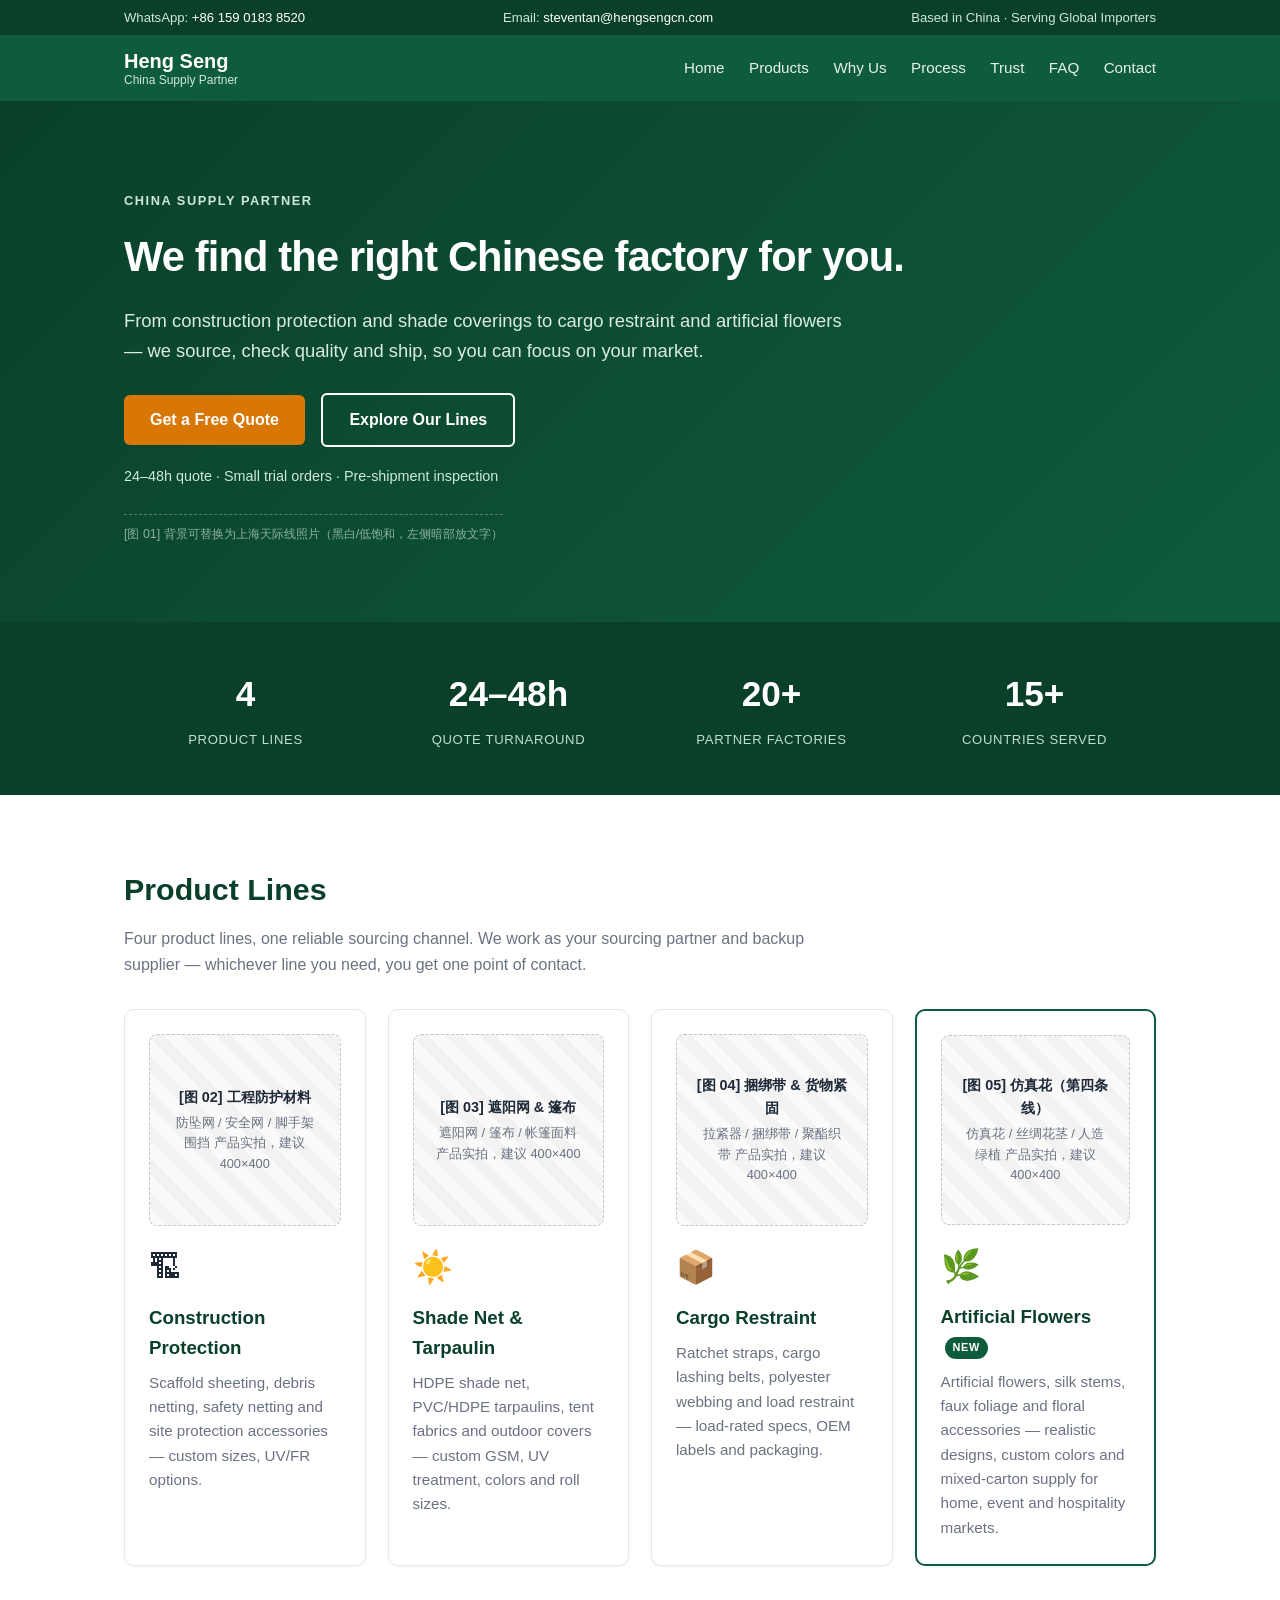
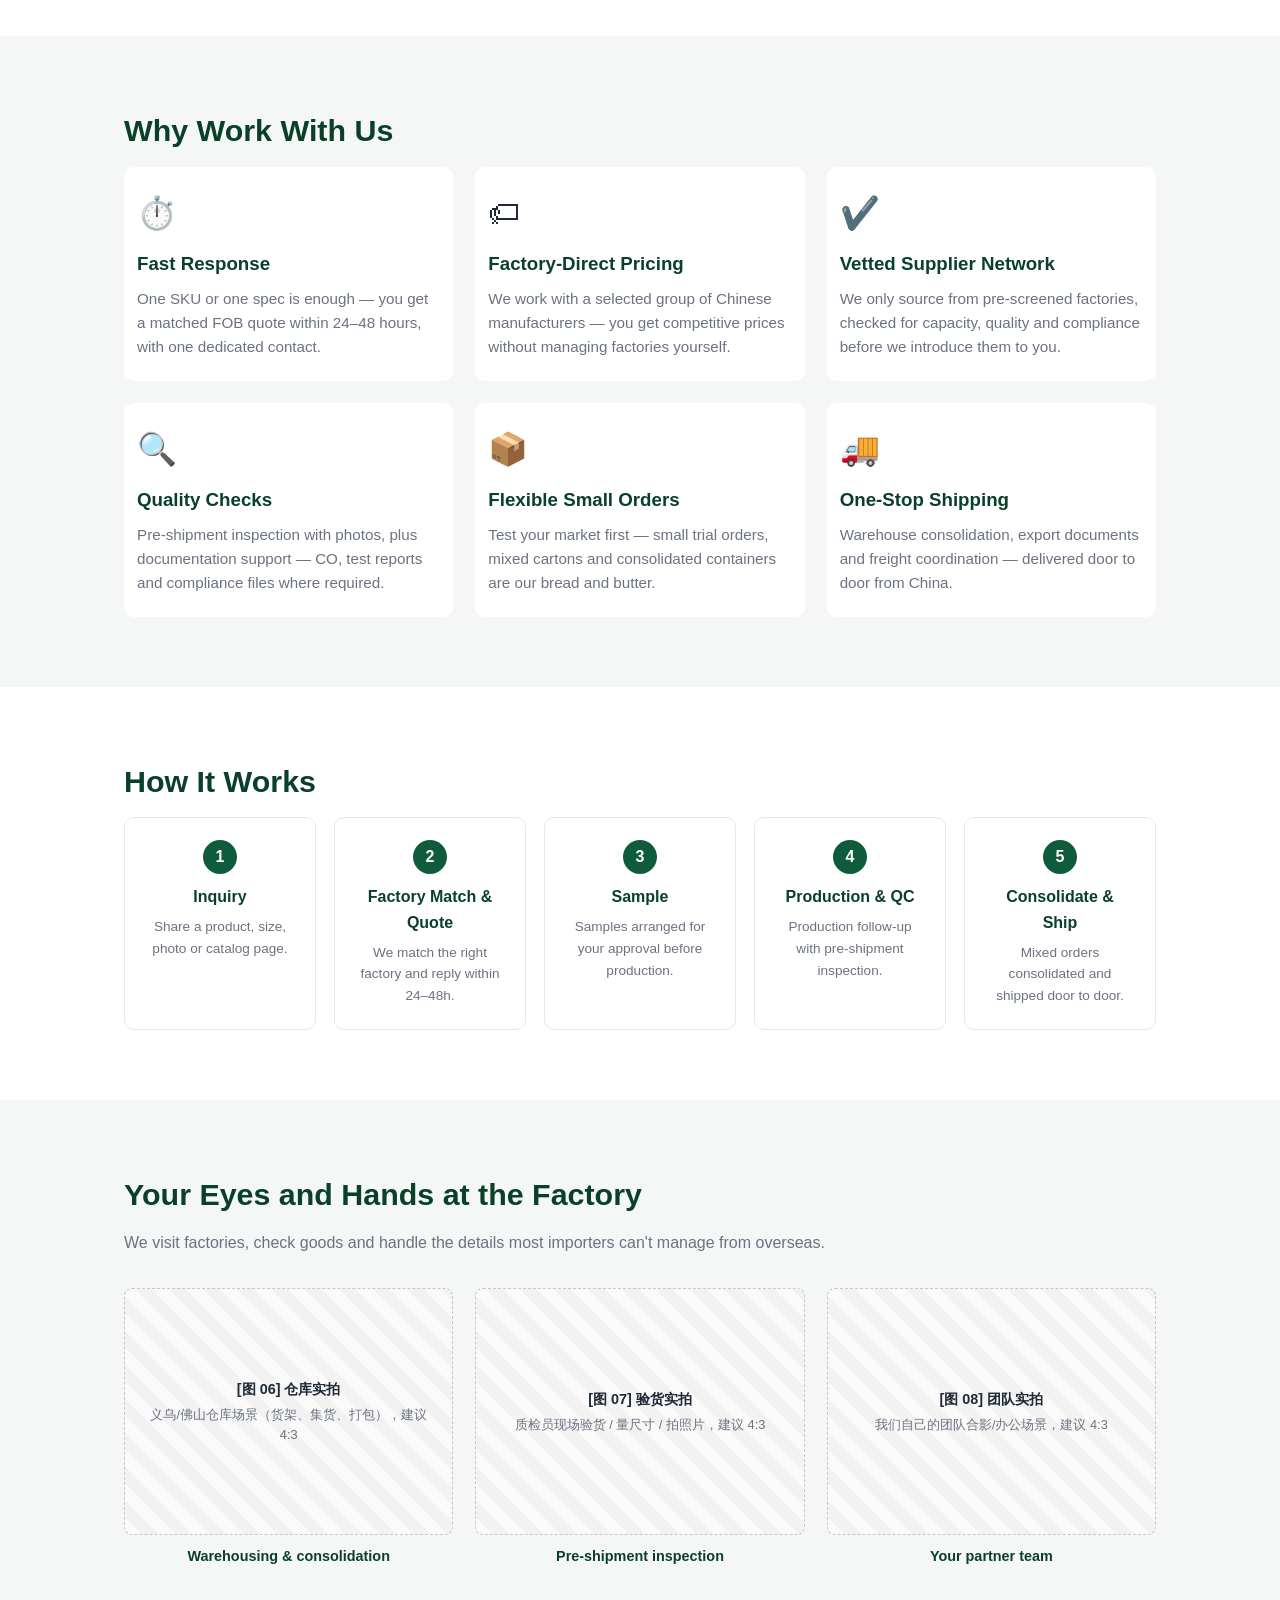
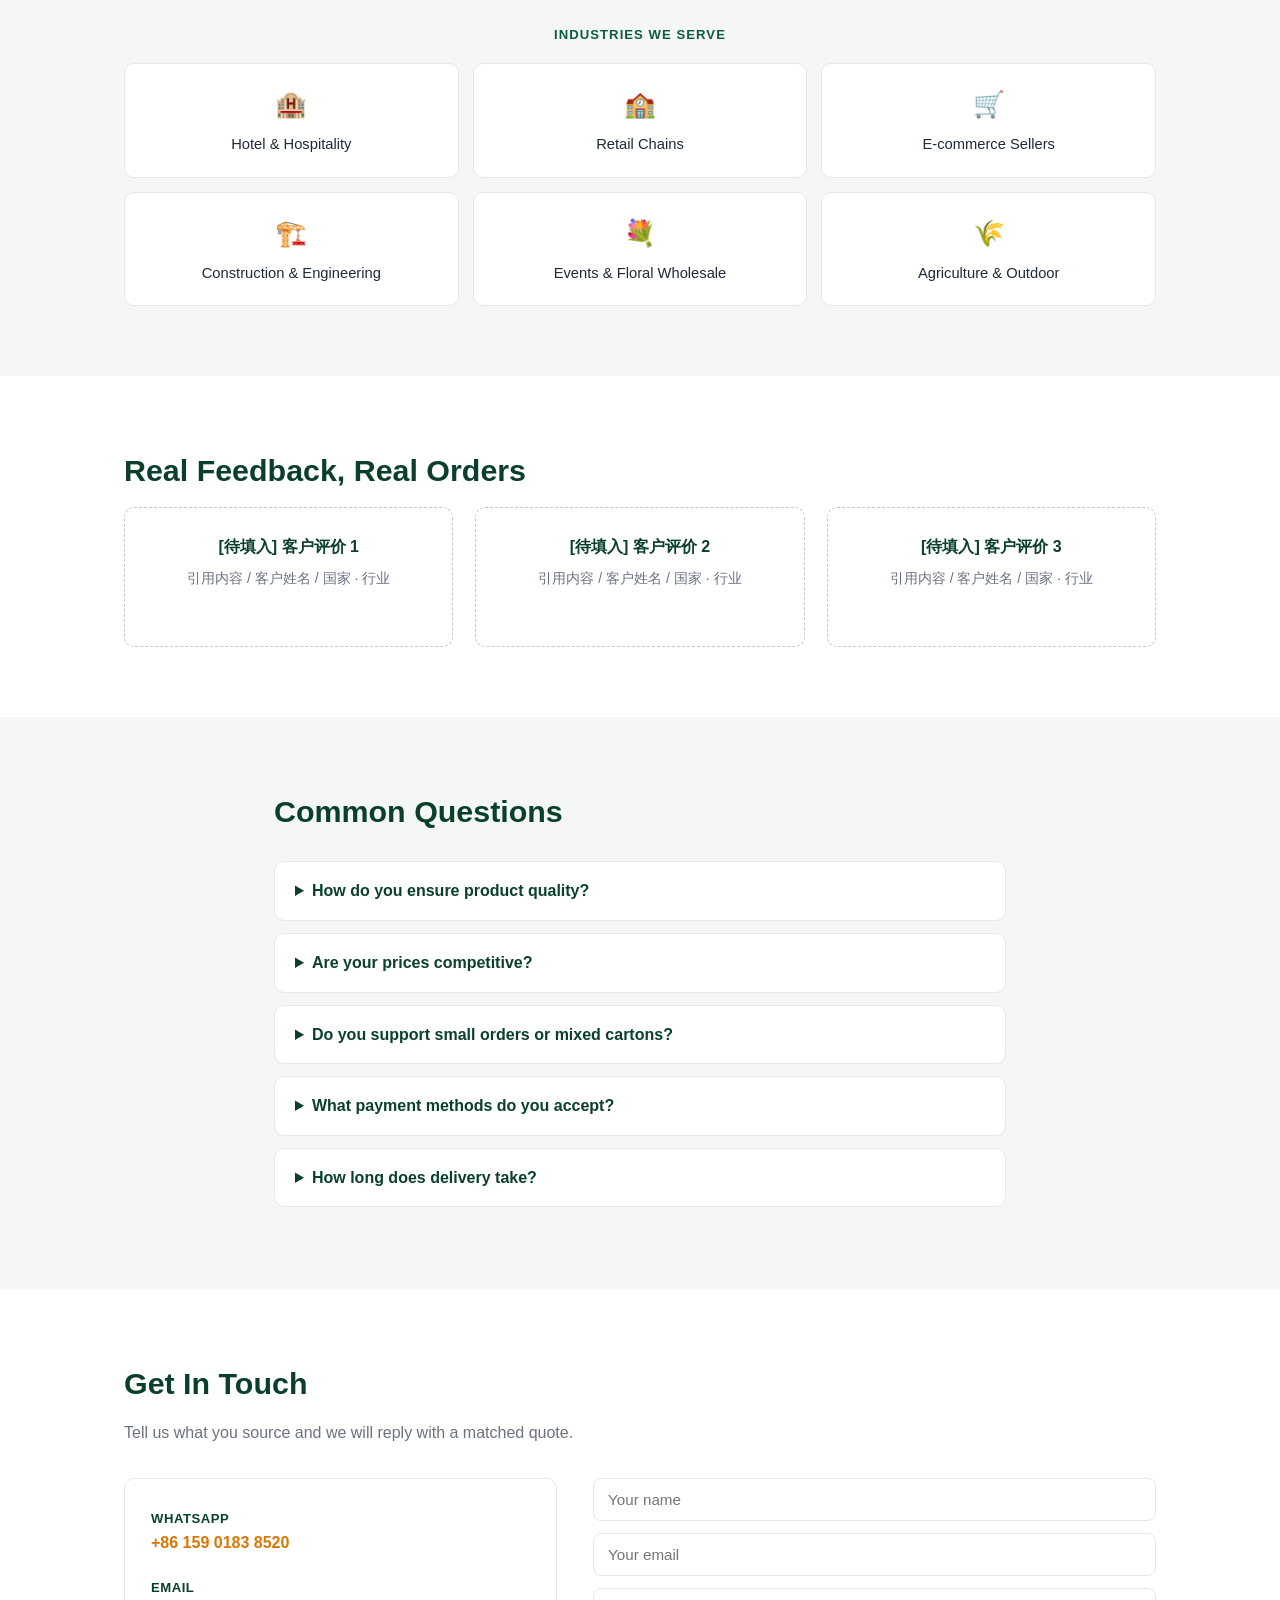
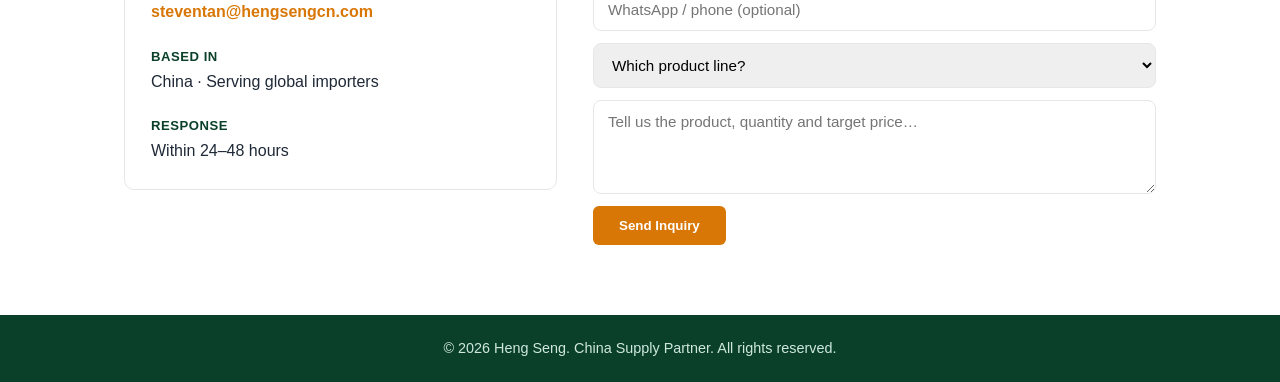
<file: v1-classic/index.html>
<!DOCTYPE html>
<html lang="en">
<head>
  <meta charset="UTF-8">
  <meta name="viewport" content="width=device-width, initial-scale=1.0">
  <title>Heng Seng | China Supply Partner (Classic)</title>
  <meta name="description" content="Heng Seng is your China supplier partner — construction protection, shade net & tarpaulin, cargo restraint and artificial flowers. Factory-direct pricing, custom specs and small trial orders.">
  <link rel="stylesheet" href="style.css">
</head>
<body>

  <!-- ============ 顶部联系栏（新内容） ============ -->
  <div class="topbar">
    <div class="container topbar-inner">
      <span>WhatsApp: <a href="https://wa.me/8615901838520" target="_blank" rel="noopener">+86 159 0183 8520</a></span>
      <span>Email: <a href="mailto:steventan@hengsengcn.com">steventan@hengsengcn.com</a></span>
      <span class="topbar-hide-mobile">Based in China &middot; Serving Global Importers</span>
    </div>
  </div>

  <!-- ============ 头部导航（老风格：纯色深绿） ============ -->
  <header class="site-header">
    <div class="container nav">
      <div class="logo">Heng Seng<span>China Supply Partner</span></div>
      <nav>
        <a href="#home">Home</a>
        <a href="#products">Products</a>
        <a href="#why">Why Us</a>
        <a href="#process">Process</a>
        <a href="#trust">Trust</a>
        <a href="#faq">FAQ</a>
        <a href="#contact">Contact</a>
      </nav>
    </div>
  </header>

  <!-- ============ 英雄区（老风格：绿色渐变） ============ -->
  <section id="home" class="hero">
    <div class="container">
      <p class="hero-eyebrow">CHINA SUPPLY PARTNER</p>
      <h1>We find the right Chinese factory for you.</h1>
      <p class="lead">From construction protection and shade coverings to cargo restraint and artificial flowers — we source, check quality and ship, so you can focus on your market.</p>
      <div class="hero-actions">
        <a class="btn btn-primary" href="#contact">Get a Free Quote</a>
        <a class="btn btn-outline" href="#products">Explore Our Lines</a>
      </div>
      <p class="hero-note">24–48h quote &middot; Small trial orders &middot; Pre-shipment inspection</p>
      <p class="hero-img-note">[图 01] 背景可替换为上海天际线照片（黑白/低饱和，左侧暗部放文字）</p>
    </div>
  </section>

  <!-- ============ 数字统计带（新内容，沿用品牌绿） ============ -->
  <section class="stats">
    <div class="container stats-grid">
      <div class="stat"><strong>4</strong><span>Product Lines</span></div>
      <div class="stat"><strong>24–48h</strong><span>Quote Turnaround</span></div>
      <div class="stat"><strong>20+</strong><span>Partner Factories</span></div>
      <div class="stat"><strong>15+</strong><span>Countries Served</span></div>
    </div>
  </section>

  <!-- ============ 四条产品线（新内容，含仿真花） ============ -->
  <section id="products" class="section">
    <div class="container">
      <h2>Product Lines</h2>
      <p class="section-note">Four product lines, one reliable sourcing channel. We work as your sourcing partner and backup supplier — whichever line you need, you get one point of contact.</p>
      <div class="grid grid-4">
        <div class="card">
          <div class="img-placeholder img-square">
            <div class="ph-label"><strong>[图 02] 工程防护材料</strong><span>防坠网 / 安全网 / 脚手架围挡 产品实拍，建议 400×400</span></div>
          </div>
          <div class="icon">&#127959;</div>
          <h3>Construction Protection</h3>
          <p>Scaffold sheeting, debris netting, safety netting and site protection accessories — custom sizes, UV/FR options.</p>
        </div>
        <div class="card">
          <div class="img-placeholder img-square">
            <div class="ph-label"><strong>[图 03] 遮阳网 &amp; 篷布</strong><span>遮阳网 / 篷布 / 帐篷面料 产品实拍，建议 400×400</span></div>
          </div>
          <div class="icon">&#9728;&#65039;</div>
          <h3>Shade Net &amp; Tarpaulin</h3>
          <p>HDPE shade net, PVC/HDPE tarpaulins, tent fabrics and outdoor covers — custom GSM, UV treatment, colors and roll sizes.</p>
        </div>
        <div class="card">
          <div class="img-placeholder img-square">
            <div class="ph-label"><strong>[图 04] 捆绑带 &amp; 货物紧固</strong><span>拉紧器 / 捆绑带 / 聚酯织带 产品实拍，建议 400×400</span></div>
          </div>
          <div class="icon">&#128230;</div>
          <h3>Cargo Restraint</h3>
          <p>Ratchet straps, cargo lashing belts, polyester webbing and load restraint — load-rated specs, OEM labels and packaging.</p>
        </div>
        <div class="card card-featured">
          <div class="img-placeholder img-square">
            <div class="ph-label"><strong>[图 05] 仿真花（第四条线）</strong><span>仿真花 / 丝绸花茎 / 人造绿植 产品实拍，建议 400×400</span></div>
          </div>
          <div class="icon">&#127807;</div>
          <h3>Artificial Flowers <span class="tag">New</span></h3>
          <p>Artificial flowers, silk stems, faux foliage and floral accessories — realistic designs, custom colors and mixed-carton supply for home, event and hospitality markets.</p>
        </div>
      </div>
    </div>
  </section>

  <!-- ============ 为什么选我们（老风格卡片） ============ -->
  <section id="why" class="section section-alt">
    <div class="container">
      <h2>Why Work With Us</h2>
      <div class="grid grid-3">
        <div class="card card-plain">
          <div class="icon">&#9201;&#65039;</div>
          <h3>Fast Response</h3>
          <p>One SKU or one spec is enough — you get a matched FOB quote within 24–48 hours, with one dedicated contact.</p>
        </div>
        <div class="card card-plain">
          <div class="icon">&#127991;</div>
          <h3>Factory-Direct Pricing</h3>
          <p>We work with a selected group of Chinese manufacturers — you get competitive prices without managing factories yourself.</p>
        </div>
        <div class="card card-plain">
          <div class="icon">&#10004;&#65039;</div>
          <h3>Vetted Supplier Network</h3>
          <p>We only source from pre-screened factories, checked for capacity, quality and compliance before we introduce them to you.</p>
        </div>
        <div class="card card-plain">
          <div class="icon">&#128269;</div>
          <h3>Quality Checks</h3>
          <p>Pre-shipment inspection with photos, plus documentation support — CO, test reports and compliance files where required.</p>
        </div>
        <div class="card card-plain">
          <div class="icon">&#128230;</div>
          <h3>Flexible Small Orders</h3>
          <p>Test your market first — small trial orders, mixed cartons and consolidated containers are our bread and butter.</p>
        </div>
        <div class="card card-plain">
          <div class="icon">&#128666;</div>
          <h3>One-Stop Shipping</h3>
          <p>Warehouse consolidation, export documents and freight coordination — delivered door to door from China.</p>
        </div>
      </div>
    </div>
  </section>

  <!-- ============ 5 步流程 ============ -->
  <section id="process" class="section">
    <div class="container">
      <h2>How It Works</h2>
      <div class="steps">
        <div class="step"><span>1</span><h3>Inquiry</h3><p>Share a product, size, photo or catalog page.</p></div>
        <div class="step"><span>2</span><h3>Factory Match &amp; Quote</h3><p>We match the right factory and reply within 24–48h.</p></div>
        <div class="step"><span>3</span><h3>Sample</h3><p>Samples arranged for your approval before production.</p></div>
        <div class="step"><span>4</span><h3>Production &amp; QC</h3><p>Production follow-up with pre-shipment inspection.</p></div>
        <div class="step"><span>5</span><h3>Consolidate &amp; Ship</h3><p>Mixed orders consolidated and shipped door to door.</p></div>
      </div>
    </div>
  </section>

  <!-- ============ 信任区：实拍占位 + 行业图标墙（新内容） ============ -->
  <section id="trust" class="section section-alt">
    <div class="container">
      <h2>Your Eyes and Hands at the Factory</h2>
      <p class="section-note">We visit factories, check goods and handle the details most importers can't manage from overseas.</p>
      <div class="grid grid-3">
        <figure class="trust-figure">
          <div class="img-placeholder img-trust">
            <div class="ph-label"><strong>[图 06] 仓库实拍</strong><span>义乌/佛山仓库场景（货架、集货、打包），建议 4:3</span></div>
          </div>
          <figcaption>Warehousing &amp; consolidation</figcaption>
        </figure>
        <figure class="trust-figure">
          <div class="img-placeholder img-trust">
            <div class="ph-label"><strong>[图 07] 验货实拍</strong><span>质检员现场验货 / 量尺寸 / 拍照片，建议 4:3</span></div>
          </div>
          <figcaption>Pre-shipment inspection</figcaption>
        </figure>
        <figure class="trust-figure">
          <div class="img-placeholder img-trust">
            <div class="ph-label"><strong>[图 08] 团队实拍</strong><span>我们自己的团队合影/办公场景，建议 4:3</span></div>
          </div>
          <figcaption>Your partner team</figcaption>
        </figure>
      </div>
      <div class="industries">
        <p class="industries-label">INDUSTRIES WE SERVE</p>
        <div class="industry-wall">
          <div class="industry"><span>&#127976;</span>Hotel &amp; Hospitality</div>
          <div class="industry"><span>&#127979;</span>Retail Chains</div>
          <div class="industry"><span>&#128722;</span>E-commerce Sellers</div>
          <div class="industry"><span>&#127959;&#65039;</span>Construction &amp; Engineering</div>
          <div class="industry"><span>&#128144;</span>Events &amp; Floral Wholesale</div>
          <div class="industry"><span>&#127806;</span>Agriculture &amp; Outdoor</div>
        </div>
      </div>
    </div>
  </section>

  <!-- ============ 真实客户评价（占位，不编造） ============ -->
  <section id="testimonials" class="section">
    <div class="container">
      <h2>Real Feedback, Real Orders</h2>
      <div class="grid grid-3">
        <div class="quote-card"><strong>[待填入] 客户评价 1</strong><span>引用内容 / 客户姓名 / 国家 · 行业</span></div>
        <div class="quote-card"><strong>[待填入] 客户评价 2</strong><span>引用内容 / 客户姓名 / 国家 · 行业</span></div>
        <div class="quote-card"><strong>[待填入] 客户评价 3</strong><span>引用内容 / 客户姓名 / 国家 · 行业</span></div>
      </div>
    </div>
  </section>

  <!-- ============ FAQ ============ -->
  <section id="faq" class="section section-alt">
    <div class="container container-narrow">
      <h2>Common Questions</h2>
      <div class="faq-list">
        <details>
          <summary>How do you ensure product quality?</summary>
          <p>Every order includes pre-shipment inspection with photos and a checklist. For critical batches we can arrange 1-by-1 checks and third-party testing such as SGS, with reports provided before shipment.</p>
        </details>
        <details>
          <summary>Are your prices competitive?</summary>
          <p>We quote directly from the factory floor and encourage you to compare. Our service fee is transparent — no hidden markups, no kickbacks from suppliers.</p>
        </details>
        <details>
          <summary>Do you support small orders or mixed cartons?</summary>
          <p>Yes. You can start with a small trial order, and we combine different products into one carton or one container to keep your freight costs low.</p>
        </details>
        <details>
          <summary>What payment methods do you accept?</summary>
          <p>Bank transfer (T/T), PayPal, Wise and major credit cards. Payment terms for repeat and bulk buyers can be discussed.</p>
        </details>
        <details>
          <summary>How long does delivery take?</summary>
          <p>Sample lead time is usually 7–15 days and production 20–40 days depending on the product. We plan shipping with you and track every step.</p>
        </details>
      </div>
    </div>
  </section>

  <!-- ============ 联系（老风格联系框 + 新表单） ============ -->
  <section id="contact" class="section">
    <div class="container">
      <h2>Get In Touch</h2>
      <p class="section-note">Tell us what you source and we will reply with a matched quote.</p>
      <div class="contact-grid">
        <div class="contact-box">
          <div class="contact-item"><strong>WhatsApp</strong><br><a href="https://wa.me/8615901838520" target="_blank" rel="noopener">+86 159 0183 8520</a></div>
          <div class="contact-item"><strong>Email</strong><br><a href="mailto:steventan@hengsengcn.com">steventan@hengsengcn.com</a></div>
          <div class="contact-item"><strong>Based in</strong><br><span>China &middot; Serving global importers</span></div>
          <div class="contact-item"><strong>Response</strong><br><span>Within 24–48 hours</span></div>
        </div>
        <form class="quote-form" action="mailto:steventan@hengsengcn.com" method="post" enctype="text/plain">
          <input type="text" name="Name" placeholder="Your name" required>
          <input type="email" name="Email" placeholder="Your email" required>
          <input type="text" name="WhatsApp" placeholder="WhatsApp / phone (optional)">
          <select name="Product line" required>
            <option value="" disabled selected>Which product line?</option>
            <option>Construction Protection</option>
            <option>Shade Net &amp; Tarpaulin</option>
            <option>Cargo Restraint</option>
            <option>Artificial Flowers</option>
            <option>Other / Not sure yet</option>
          </select>
          <textarea name="Message" rows="4" placeholder="Tell us the product, quantity and target price…" required></textarea>
          <button class="btn btn-primary" type="submit">Send Inquiry</button>
        </form>
      </div>
    </div>
  </section>

  <footer class="site-footer">
    <div class="container">
      <p>&copy; 2026 Heng Seng. China Supply Partner. All rights reserved.</p>
    </div>
  </footer>
</body>
</html>
</file>
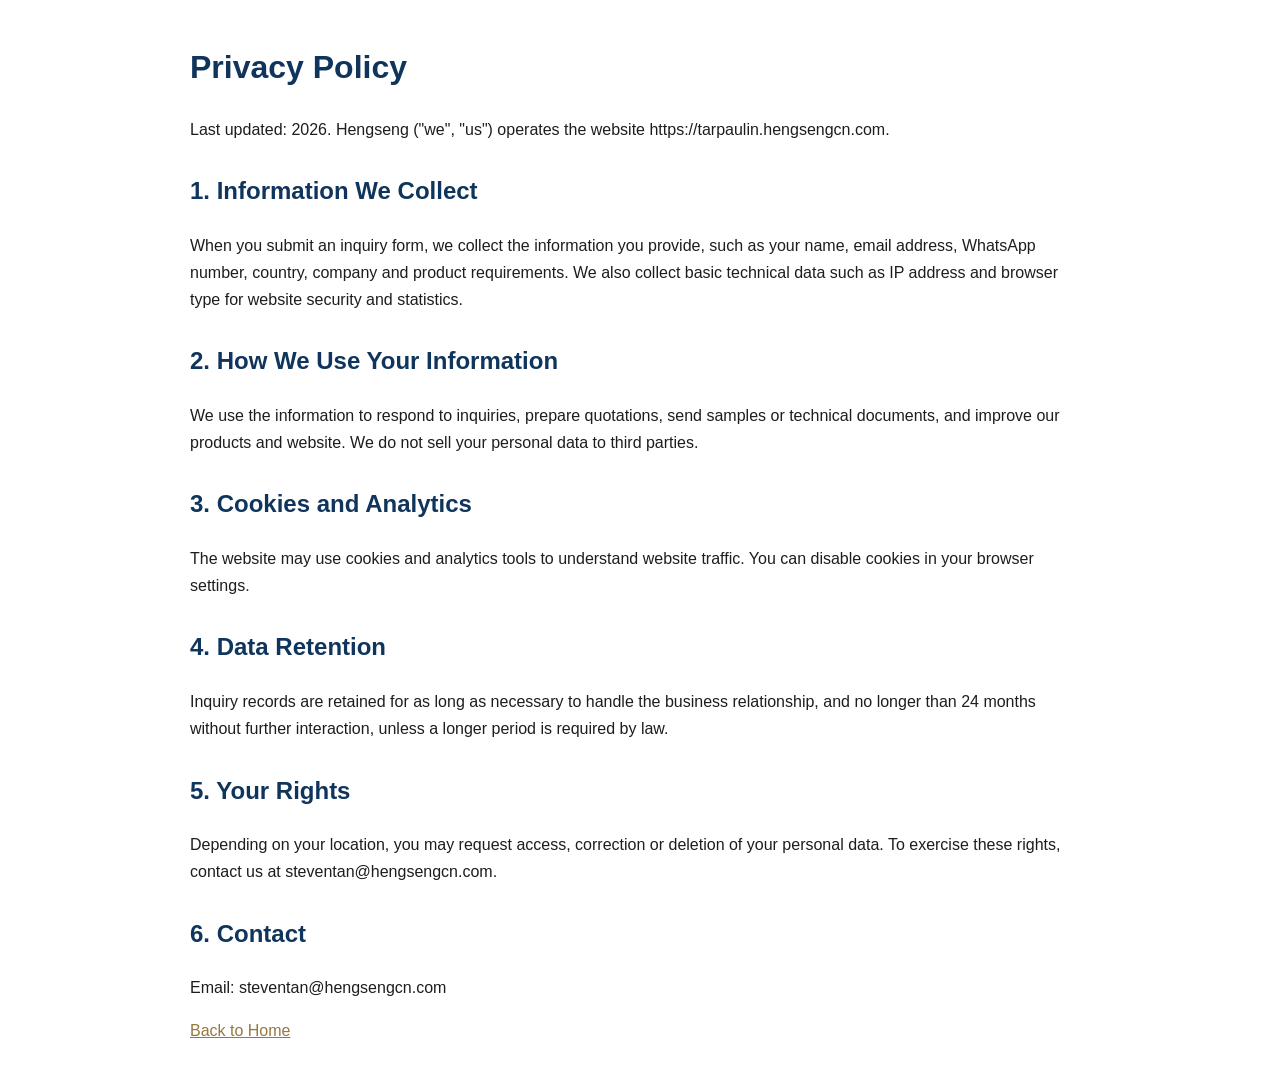
<file: tarpaulin/privacy-policy.html>
<!DOCTYPE html>
<html lang="en">
<head>
<meta charset="UTF-8">
<meta name="viewport" content="width=device-width, initial-scale=1.0">
<title>Privacy Policy | Hengseng</title>
<style>
  body{font-family:Arial,sans-serif;max-width:900px;margin:40px auto;padding:0 20px;color:#1D1D1F;line-height:1.7}
  h1{color:#10355C} h2{color:#10355C;margin-top:28px} a{color:#96773F}
</style>
</head>
<body>
<h1>Privacy Policy</h1>
<p>Last updated: 2026. Hengseng ("we", "us") operates the website https://tarpaulin.hengsengcn.com.</p>
<h2>1. Information We Collect</h2>
<p>When you submit an inquiry form, we collect the information you provide, such as your name, email address, WhatsApp number, country, company and product requirements. We also collect basic technical data such as IP address and browser type for website security and statistics.</p>
<h2>2. How We Use Your Information</h2>
<p>We use the information to respond to inquiries, prepare quotations, send samples or technical documents, and improve our products and website. We do not sell your personal data to third parties.</p>
<h2>3. Cookies and Analytics</h2>
<p>The website may use cookies and analytics tools to understand website traffic. You can disable cookies in your browser settings.</p>
<h2>4. Data Retention</h2>
<p>Inquiry records are retained for as long as necessary to handle the business relationship, and no longer than 24 months without further interaction, unless a longer period is required by law.</p>
<h2>5. Your Rights</h2>
<p>Depending on your location, you may request access, correction or deletion of your personal data. To exercise these rights, contact us at steventan@hengsengcn.com.</p>
<h2>6. Contact</h2>
<p>Email: steventan@hengsengcn.com</p>
<p><a href="index.html">Back to Home</a></p>
</body>
</html>
</file>
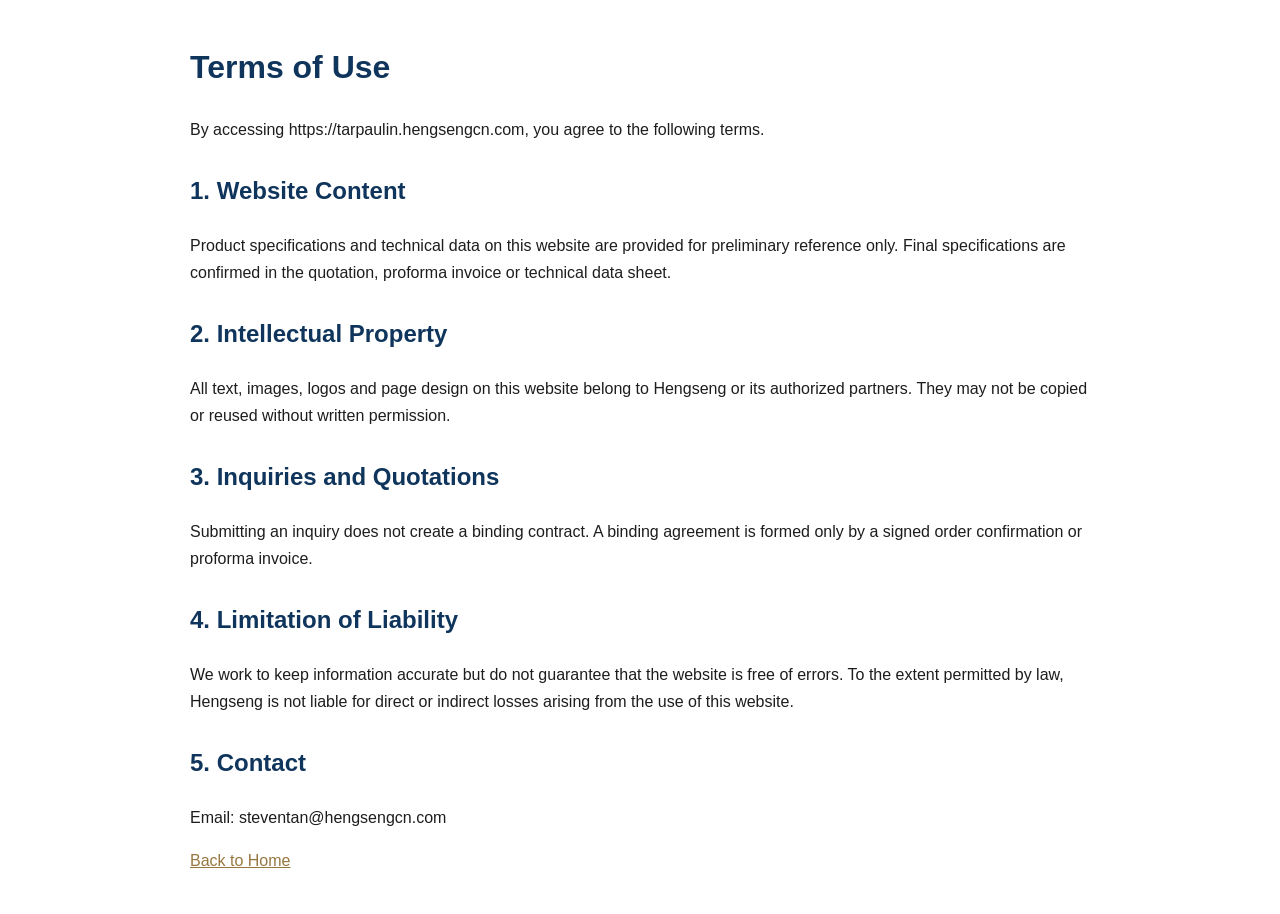
<file: tarpaulin/terms.html>
<!DOCTYPE html>
<html lang="en">
<head>
<meta charset="UTF-8">
<meta name="viewport" content="width=device-width, initial-scale=1.0">
<title>Terms of Use | Hengseng</title>
<style>
  body{font-family:Arial,sans-serif;max-width:900px;margin:40px auto;padding:0 20px;color:#1D1D1F;line-height:1.7}
  h1{color:#10355C} h2{color:#10355C;margin-top:28px} a{color:#96773F}
</style>
</head>
<body>
<h1>Terms of Use</h1>
<p>By accessing https://tarpaulin.hengsengcn.com, you agree to the following terms.</p>
<h2>1. Website Content</h2>
<p>Product specifications and technical data on this website are provided for preliminary reference only. Final specifications are confirmed in the quotation, proforma invoice or technical data sheet.</p>
<h2>2. Intellectual Property</h2>
<p>All text, images, logos and page design on this website belong to Hengseng or its authorized partners. They may not be copied or reused without written permission.</p>
<h2>3. Inquiries and Quotations</h2>
<p>Submitting an inquiry does not create a binding contract. A binding agreement is formed only by a signed order confirmation or proforma invoice.</p>
<h2>4. Limitation of Liability</h2>
<p>We work to keep information accurate but do not guarantee that the website is free of errors. To the extent permitted by law, Hengseng is not liable for direct or indirect losses arising from the use of this website.</p>
<h2>5. Contact</h2>
<p>Email: steventan@hengsengcn.com</p>
<p><a href="index.html">Back to Home</a></p>
</body>
</html>
</file>
<file: style.css>
/* ============================================================
   Heng Seng — China Supply Partner
   设计方向：Apple 极简（黑白灰） + 品牌绿 #0F5C3D
   参考：HSY 深绿科技感横幅 / Yiwu 数字带 / JingSourcing 信任实拍
   ============================================================ */

:root {
  --green: #0f5c3d;
  --green-dark: #0a4029;
  --green-deep: #062b1c;
  --green-soft: #eaf2ee;
  --ink: #1d1d1f;
  --muted: #6e6e73;
  --bg: #ffffff;
  --bg-alt: #f5f5f7;
  --border: #e8e8ed;
  --ph-bg: #f4f4f6;
  --ph-border: #c7c7cc;
}

* { margin: 0; padding: 0; box-sizing: border-box; }
html { scroll-behavior: smooth; }
body {
  font-family: -apple-system, BlinkMacSystemFont, "SF Pro Text", "SF Pro Display", "Segoe UI", Roboto, "Helvetica Neue", Arial, sans-serif;
  color: var(--ink);
  line-height: 1.65;
  -webkit-font-smoothing: antialiased;
  background: var(--bg);
}
a { color: inherit; }
.container { max-width: 1120px; margin: 0 auto; padding: 0 28px; }
.container-narrow { max-width: 780px; }

/* ---------- 头部导航（毛玻璃） ---------- */
.site-header {
  position: sticky;
  top: 0;
  z-index: 100;
  background: rgba(255, 255, 255, 0.82);
  -webkit-backdrop-filter: blur(18px);
  backdrop-filter: blur(18px);
  border-bottom: 1px solid var(--border);
}
.nav { display: flex; justify-content: space-between; align-items: center; padding-top: 14px; padding-bottom: 14px; }
.logo {
  display: flex;
  flex-direction: column;
  line-height: 1.2;
  font-size: 1.25rem;
  font-weight: 700;
  letter-spacing: -0.01em;
  text-decoration: none;
}
.logo span { font-size: 0.72rem; font-weight: 500; color: var(--green); letter-spacing: 0.04em; }
nav a {
  color: var(--ink);
  text-decoration: none;
  font-size: 0.92rem;
  font-weight: 500;
  white-space: nowrap;
  flex-shrink: 0;
}
nav a:hover { color: var(--green); }
nav .nav-cta {
  background: var(--green);
  color: #fff;
  padding: 8px 18px;
  border-radius: 980px;
}
nav .nav-cta:hover { background: var(--green-dark); color: #fff; }
nav .nav-tarpaulin {
  background: transparent;
  border: 1px solid var(--green);
  color: var(--green);
}
nav .nav-tarpaulin:hover { background: var(--green); color: #fff; }
nav {
  display: flex;
  align-items: center;
  gap: 18px;
  overflow-x: auto;
  scrollbar-width: none;
}
nav::-webkit-scrollbar { display: none; }

/* ---------- 图片占位通用样式 ---------- */
.img-placeholder {
  display: flex;
  align-items: center;
  justify-content: center;
  border: 1.5px dashed var(--ph-border);
  background:
    repeating-linear-gradient(45deg, #fafafb 0, #fafafb 12px, #f2f2f4 12px, #f2f2f4 24px);
  border-radius: 16px;
  overflow: hidden;
}
.ph-label {
  text-align: center;
  padding: 18px 14px;
  color: var(--muted);
  font-size: 0.82rem;
  max-width: 90%;
}
.ph-label strong { display: block; color: var(--ink); font-size: 0.95rem; margin-bottom: 5px; }
.ph-label-light strong { color: #fff; }
.ph-label-light { color: #cfe3d8; }
.img-square { aspect-ratio: 1 / 1; width: 100%; }
.img-trust { aspect-ratio: 4 / 3; width: 100%; }

/* ---------- Hero ---------- */
.hero {
  position: relative;
  color: #fff;
  overflow: hidden;
  background: var(--green-deep);
}
.hero-bg {
  position: absolute;
  inset: 0;
  background-image: url("images/shanghai.jpg");
  background-size: cover;
  background-position: center 35%;
}
.hero-bg::after {
  content: "";
  position: absolute;
  inset: 0;
  background: linear-gradient(100deg, rgba(6, 33, 21, 0.92) 0%, rgba(6, 33, 21, 0.62) 55%, rgba(6, 33, 21, 0.35) 100%);
}
.hero-content {
  position: relative;
  z-index: 2;
  padding-top: 128px;
  padding-bottom: 118px;
  max-width: 720px;
}
.hero-eyebrow {
  font-size: 0.8rem;
  font-weight: 600;
  letter-spacing: 0.14em;
  color: #8fd4b2;
  margin-bottom: 14px;
}
.hero h1 {
  font-size: 3.3rem;
  line-height: 1.12;
  letter-spacing: -0.025em;
  font-weight: 700;
  margin-bottom: 20px;
}
.hero .lead {
  font-size: 1.18rem;
  color: #d7e8de;
  max-width: 620px;
  margin-bottom: 30px;
}
.hero-actions { display: flex; gap: 14px; flex-wrap: wrap; margin-bottom: 26px; }
.hero-note { font-size: 0.88rem; color: #a9c9b7; }

/* ---------- 按钮（Apple 胶囊样式） ---------- */
.btn {
  display: inline-block;
  padding: 12px 26px;
  border-radius: 980px;
  text-decoration: none;
  font-weight: 600;
  font-size: 0.98rem;
  transition: opacity 0.18s ease, background 0.18s ease;
}
.btn-primary { background: var(--green); color: #fff; }
.btn-primary:hover { background: var(--green-dark); }
.btn-outline { border: 1px solid rgba(255, 255, 255, 0.65); color: #fff; }
.btn-outline:hover { background: rgba(255, 255, 255, 0.12); }
button.btn { border: none; cursor: pointer; font-family: inherit; }

/* ---------- 数字统计带（深绿，借鉴 HSY 横幅配色） ---------- */
.stats {
  background: linear-gradient(115deg, var(--green-deep) 0%, var(--green) 100%);
  color: #fff;
  padding: 52px 0;
}
.stats-grid {
  display: grid;
  grid-template-columns: repeat(4, 1fr);
  gap: 24px;
  text-align: center;
}
.stat strong {
  display: block;
  font-size: 2.3rem;
  font-weight: 700;
  letter-spacing: -0.02em;
  margin-bottom: 4px;
}
.stat span {
  font-size: 0.85rem;
  letter-spacing: 0.06em;
  text-transform: uppercase;
  color: #bfe0cd;
}

/* ---------- 通用板块 ---------- */
.section { padding: 96px 0; }
.section-alt { background: var(--bg-alt); }
.section h2 {
  font-size: 2.35rem;
  letter-spacing: -0.02em;
  line-height: 1.2;
  margin-bottom: 14px;
  font-weight: 700;
}
.eyebrow {
  font-size: 0.78rem;
  font-weight: 600;
  letter-spacing: 0.14em;
  text-transform: uppercase;
  color: var(--green);
  margin-bottom: 10px;
}
.section-note { color: var(--muted); margin-bottom: 40px; max-width: 700px; }

/* ---------- 栅格 ---------- */
.grid { display: grid; gap: 26px; }
.grid-4 { grid-template-columns: repeat(4, 1fr); }
.grid-3 { grid-template-columns: repeat(3, 1fr); }

/* ---------- 产品卡片 ---------- */
.card {
  background: var(--bg);
  border: 1px solid var(--border);
  border-radius: 18px;
  overflow: hidden;
  transition: box-shadow 0.22s ease, transform 0.22s ease;
}
.card:hover { box-shadow: 0 10px 30px rgba(0, 0, 0, 0.08); transform: translateY(-3px); }
.card-img {
  display: block;
  width: 100%;
  aspect-ratio: 1 / 1;
  object-fit: cover;
  background: var(--bg-alt);
}
.card-body { padding: 22px 22px 26px; }
.card h3 { font-size: 1.12rem; margin-bottom: 8px; letter-spacing: -0.01em; }
.card p { color: var(--muted); font-size: 0.92rem; }
.card-featured { border-color: rgba(15, 92, 61, 0.45); }
.card-featured h3 { color: var(--green-dark); }
.tag {
  display: inline-block;
  background: var(--green-soft);
  color: var(--green);
  font-size: 0.68rem;
  font-weight: 700;
  letter-spacing: 0.06em;
  text-transform: uppercase;
  padding: 3px 9px;
  border-radius: 999px;
  vertical-align: middle;
  margin-left: 4px;
}

/* ---------- Why Us ---------- */
.card-plain {
  border: none;
  border-radius: 0;
  overflow: visible;
  padding: 30px 28px;
}
.card-plain:hover { box-shadow: none; transform: none; }
.why-icon {
  width: 46px;
  height: 46px;
  border-radius: 12px;
  background: var(--green-soft);
  color: var(--green);
  display: flex;
  align-items: center;
  justify-content: center;
  margin-bottom: 16px;
}
.why-icon svg { width: 24px; height: 24px; }
.card-plain h3 { font-size: 1.08rem; margin-bottom: 8px; }
.card-plain p { color: var(--muted); font-size: 0.92rem; }

/* ---------- 流程 ---------- */
.steps {
  display: grid;
  grid-template-columns: repeat(5, 1fr);
  gap: 24px;
}
.step {
  background: var(--bg);
  border: 1px solid var(--border);
  border-radius: 16px;
  padding: 28px 20px;
  text-align: center;
  position: relative;
}
.step span {
  display: inline-flex;
  width: 38px;
  height: 38px;
  border-radius: 50%;
  background: var(--green);
  color: #fff;
  font-weight: 700;
  align-items: center;
  justify-content: center;
  margin-bottom: 14px;
}
.step h3 { font-size: 0.98rem; margin-bottom: 6px; }
.step p { color: var(--muted); font-size: 0.84rem; }

/* ---------- 信任区 ---------- */
.trust-figure { margin: 0; }
.trust-img {
  display: block;
  width: 100%;
  aspect-ratio: 4 / 3;
  object-fit: cover;
  border-radius: 14px;
  background: var(--bg-alt);
}
.trust-figure figcaption {
  margin-top: 12px;
  font-size: 0.9rem;
  font-weight: 600;
  color: var(--ink);
  text-align: center;
}
.qc-showcase {
  display: grid;
  grid-template-columns: 1fr 1.2fr;
  gap: 60px;
  align-items: center;
}
.qc-video {
  width: 100%;
  max-width: 400px;
  justify-self: end;
}
.video-launcher {
  position: relative;
  display: block;
  width: 100%;
  border-radius: 24px;
  overflow: hidden;
  cursor: pointer;
  background: #000 url("images/pvc-test-poster.jpg") center / cover no-repeat;
  border: 1px solid var(--border);
  box-shadow: 0 18px 45px rgba(0, 0, 0, 0.14);
}
.video-launcher::before {
  content: "";
  display: block;
  padding-top: 177.78%; /* 9:16 */
}
.video-launcher::after {
  content: "";
  position: absolute;
  inset: 0;
  background: linear-gradient(180deg, rgba(0, 0, 0, 0) 55%, rgba(0, 0, 0, 0.35) 100%);
}
.video-play-btn {
  position: absolute;
  left: 50%;
  top: 50%;
  transform: translate(-50%, -50%);
  z-index: 2;
  width: 64px;
  height: 64px;
  border-radius: 50%;
  background: rgba(15, 92, 61, 0.92);
  color: #fff;
  font-size: 22px;
  padding-left: 5px;
  display: flex;
  align-items: center;
  justify-content: center;
  box-shadow: 0 8px 24px rgba(0, 0, 0, 0.35);
  transition: transform 0.18s ease, background 0.18s ease;
}
.video-launcher:hover .video-play-btn {
  transform: translate(-50%, -50%) scale(1.08);
  background: var(--green-dark);
}
.video-launcher video {
  display: block;
  width: 100%;
  height: 100%;
  object-fit: cover;
  position: absolute;
  inset: 0;
}
.qc-video-caption {
  text-align: center;
  color: var(--muted);
  font-size: 0.82rem;
  margin-top: 12px;
}
.qc-content h3 {
  font-size: 1.5rem;
  letter-spacing: -0.01em;
  margin-bottom: 12px;
}
.qc-content > p { color: var(--muted); margin-bottom: 22px; }
.qc-steps {
  list-style: none;
  margin: 0 0 28px;
  padding: 0;
  counter-reset: qc;
}
.qc-steps li {
  counter-increment: qc;
  position: relative;
  padding: 0 0 20px 48px;
  color: var(--muted);
  font-size: 0.95rem;
}
.qc-steps li::before {
  content: counter(qc);
  position: absolute;
  left: 0;
  top: 0;
  width: 32px;
  height: 32px;
  border-radius: 50%;
  background: var(--green);
  color: #fff;
  font-weight: 700;
  font-size: 0.9rem;
  display: flex;
  align-items: center;
  justify-content: center;
}
.qc-steps li strong {
  display: block;
  color: var(--ink);
  margin-bottom: 2px;
}
/* ---------- FAQ ---------- */
.faq-list { margin-top: 34px; }
.faq-list details {
  background: var(--bg);
  border: 1px solid var(--border);
  border-radius: 14px;
  padding: 18px 22px;
  margin-bottom: 12px;
}
.faq-list summary {
  cursor: pointer;
  font-weight: 600;
  font-size: 1rem;
  list-style: none;
  display: flex;
  justify-content: space-between;
  align-items: center;
}
.faq-list summary::after { content: "+"; font-size: 1.3rem; line-height: 1; margin-left: 14px; color: var(--green); }
.faq-list details[open] summary::after { content: "−"; }
.faq-list details p { color: var(--muted); margin-top: 12px; font-size: 0.94rem; }

/* ---------- 联系 ---------- */
.contact-grid {
  display: grid;
  grid-template-columns: 1fr 1.5fr;
  gap: 76px;
  align-items: start;
}
.contact-info { padding-top: 10px; }
.contact-item { margin-bottom: 30px; }
.contact-item strong { display: block; font-size: 0.82rem; letter-spacing: 0.06em; text-transform: uppercase; color: var(--muted); margin-bottom: 4px; }
.contact-item a { color: var(--green); text-decoration: none; font-size: 1.05rem; font-weight: 600; }
.contact-item a:hover { text-decoration: underline; }
.contact-item span { font-size: 1.02rem; }
.quote-form { display: flex; flex-direction: column; gap: 14px; }
.quote-form input,
.quote-form select,
.quote-form textarea {
  font-family: inherit;
  font-size: 0.96rem;
  padding: 13px 16px;
  border: 1px solid var(--border);
  border-radius: 12px;
  background: var(--bg);
  color: var(--ink);
  outline: none;
  transition: border-color 0.18s ease;
}
.quote-form select { width: 100%; }
.quote-form input:focus,
.quote-form select:focus,
.quote-form textarea:focus { border-color: var(--green); }
.quote-form button { align-self: flex-start; }
.form-note {
  color: var(--muted);
  font-size: 0.82rem;
  margin-top: 4px;
}
.form-note a { color: var(--green); text-decoration: none; }
.form-note a:hover { text-decoration: underline; }

/* ---------- 页脚 ---------- */
.site-footer {
  background: var(--green-deep);
  color: #bcd8c8;
  padding: 34px 0;
  text-align: center;
  font-size: 0.88rem;
}
.site-footer p:first-child { color: #fff; font-weight: 600; margin-bottom: 4px; }

/* ---------- 响应式 ---------- */
@media (max-width: 960px) {
  .grid-4 { grid-template-columns: repeat(2, 1fr); }
  .grid-3 { grid-template-columns: repeat(2, 1fr); }
  .steps { grid-template-columns: repeat(2, 1fr); }
  .stats-grid { grid-template-columns: repeat(2, 1fr); }
  .contact-grid { grid-template-columns: 1fr; }
  .qc-showcase { grid-template-columns: 1fr; gap: 36px; }
  .qc-video { max-width: 340px; justify-self: center; }
  .hero h1 { font-size: 2.6rem; }
}

@media (max-width: 640px) {
  .nav { flex-direction: column; gap: 10px; }
  nav { width: 100%; gap: 14px; }
  .nav-cta { margin-top: 4px; }
  .hero-content { padding-top: 90px; padding-bottom: 84px; }
  .hero h1 { font-size: 2.1rem; }
  .section { padding: 70px 0; }
  .section h2 { font-size: 1.85rem; }
  .qc-video { max-width: 250px; }
  .video-play-btn { width: 52px; height: 52px; font-size: 18px; padding-left: 4px; }
  .grid-4, .grid-3, .steps { grid-template-columns: 1fr; }
}
</file>
<file: v1-classic/style.css>
/* ============================================================
   Heng Seng — v1 经典版（老服务器版本风格 + 新内容）
   风格：深绿主色 + 橙色 CTA（原服务器版本），内容为改版后的新结构
   ============================================================ */

:root {
  --primary: #0f5c3d;
  --primary-dark: #0a4029;
  --accent: #d97706;
  --text: #1f2937;
  --muted: #6b7280;
  --bg: #ffffff;
  --bg-alt: #f4f7f5;
  --border: #e5e7eb;
  --ph-border: #c3c9c4;
}

* { margin: 0; padding: 0; box-sizing: border-box; }
html { scroll-behavior: smooth; }
body { font-family: -apple-system, BlinkMacSystemFont, "Segoe UI", Roboto, "Helvetica Neue", Arial, sans-serif; color: var(--text); line-height: 1.6; }
a { color: inherit; }
.container { max-width: 1080px; margin: 0 auto; padding: 0 24px; }
.container-narrow { max-width: 780px; }

/* ---------- 顶部联系栏（新内容） ---------- */
.topbar { background: var(--primary-dark); color: #cfe8dd; font-size: 0.82rem; }
.topbar-inner { display: flex; justify-content: space-between; gap: 16px; flex-wrap: wrap; padding-top: 7px; padding-bottom: 7px; }
.topbar a { color: #fff; text-decoration: none; }
.topbar a:hover { text-decoration: underline; }

/* ---------- 头部（老风格纯色） ---------- */
.site-header { background: var(--primary); color: #fff; position: sticky; top: 0; z-index: 10; }
.nav { display: flex; justify-content: space-between; align-items: center; padding: 14px 24px; }
.logo { font-size: 1.25rem; font-weight: 700; display: flex; flex-direction: column; line-height: 1.2; }
.logo span { font-size: 0.75rem; font-weight: 400; color: #cfe8dd; }
nav a { color: #e6f2ec; text-decoration: none; margin-left: 20px; font-size: 0.95rem; }
nav a:hover { color: #fff; }

/* ---------- Hero（老风格绿色渐变） ---------- */
.hero { background: linear-gradient(135deg, var(--primary-dark), var(--primary)); color: #fff; padding: 90px 0 76px; }
.hero-eyebrow { font-size: 0.8rem; font-weight: 600; letter-spacing: 0.12em; color: #cfe8dd; margin-bottom: 12px; }
.hero h1 { font-size: 2.6rem; margin-bottom: 16px; letter-spacing: -0.02em; }
.hero .lead { font-size: 1.15rem; max-width: 720px; color: #d9ece4; }
.hero-actions { margin-top: 28px; }
.hero-note { margin-top: 18px; font-size: 0.9rem; color: #cfe8dd; }
.hero-img-note { margin-top: 26px; font-size: 0.78rem; color: rgba(207, 232, 221, 0.65); border-top: 1px dashed rgba(207, 232, 221, 0.35); padding-top: 10px; display: inline-block; }

/* ---------- 按钮（老风格橙色） ---------- */
.btn { display: inline-block; padding: 12px 26px; border-radius: 6px; text-decoration: none; font-weight: 600; margin-right: 12px; }
.btn-primary { background: var(--accent); color: #fff; }
.btn-primary:hover { background: #c26406; }
.btn-outline { border: 2px solid #fff; color: #fff; }
.btn-outline:hover { background: rgba(255, 255, 255, 0.12); }
button.btn { border: none; cursor: pointer; font-family: inherit; }

/* ---------- 数字统计带（品牌绿深色带） ---------- */
.stats { background: var(--primary-dark); color: #fff; padding: 44px 0; }
.stats-grid { display: grid; grid-template-columns: repeat(4, 1fr); gap: 20px; text-align: center; }
.stat strong { display: block; font-size: 2.2rem; font-weight: 700; margin-bottom: 4px; }
.stat span { font-size: 0.82rem; letter-spacing: 0.05em; text-transform: uppercase; color: #bfe0cd; }

/* ---------- 通用板块 ---------- */
.section { padding: 70px 0; }
.section-alt { background: var(--bg-alt); }
.section h2 { font-size: 1.9rem; margin-bottom: 12px; color: var(--primary-dark); }
.section-note { color: var(--muted); margin-bottom: 32px; max-width: 720px; }

/* ---------- 栅格 ---------- */
.grid { display: grid; gap: 22px; }
.grid-4 { grid-template-columns: repeat(4, 1fr); }
.grid-3 { grid-template-columns: repeat(3, 1fr); }

/* ---------- 图片占位（老风格灰色虚线框） ---------- */
.img-placeholder {
  display: flex;
  align-items: center;
  justify-content: center;
  border: 1.5px dashed var(--ph-border);
  background: repeating-linear-gradient(45deg, #fafafa 0, #fafafa 12px, #f1f2f1 12px, #f1f2f1 24px);
  border-radius: 8px;
  overflow: hidden;
}
.img-square { aspect-ratio: 1 / 1; width: 100%; margin-bottom: 16px; }
.img-trust { aspect-ratio: 4 / 3; width: 100%; }
.ph-label { text-align: center; padding: 16px 12px; color: var(--muted); font-size: 0.8rem; max-width: 92%; }
.ph-label strong { display: block; color: var(--text); font-size: 0.9rem; margin-bottom: 4px; }

/* ---------- 卡片（老风格白底+边框+阴影） ---------- */
.card { background: var(--bg); border: 1px solid var(--border); border-radius: 10px; padding: 24px; box-shadow: 0 1px 3px rgba(0,0,0,0.05); }
.card .icon { font-size: 2rem; margin-bottom: 10px; }
.card h3 { color: var(--primary-dark); margin-bottom: 8px; }
.card p { color: var(--muted); font-size: 0.95rem; }
.card-featured { border: 2px solid var(--primary); }
.tag {
  display: inline-block;
  background: var(--primary);
  color: #fff;
  font-size: 0.68rem;
  font-weight: 700;
  letter-spacing: 0.06em;
  text-transform: uppercase;
  padding: 2px 8px;
  border-radius: 999px;
  vertical-align: middle;
  margin-left: 4px;
}
.card-plain { border-color: transparent; box-shadow: none; padding: 20px 12px; }

/* ---------- 流程 ---------- */
.steps { display: grid; grid-template-columns: repeat(5, 1fr); gap: 18px; }
.step { background: var(--bg); border: 1px solid var(--border); border-radius: 10px; padding: 22px; text-align: center; }
.step span { display: inline-block; width: 34px; height: 34px; line-height: 34px; border-radius: 50%; background: var(--primary); color: #fff; font-weight: 700; margin-bottom: 10px; }
.step h3 { color: var(--primary-dark); font-size: 1rem; margin-bottom: 6px; }
.step p { color: var(--muted); font-size: 0.85rem; }

/* ---------- 信任区 ---------- */
.trust-figure { margin: 0; }
.trust-figure figcaption { margin-top: 10px; font-size: 0.9rem; font-weight: 600; text-align: center; color: var(--primary-dark); }
.industries { margin-top: 56px; text-align: center; }
.industries-label { font-size: 0.82rem; font-weight: 600; letter-spacing: 0.08em; text-transform: uppercase; color: var(--primary); margin-bottom: 18px; }
.industry-wall { display: grid; grid-template-columns: repeat(3, 1fr); gap: 14px; }
.industry { background: var(--bg); border: 1px solid var(--border); border-radius: 10px; padding: 20px 12px; font-size: 0.92rem; font-weight: 500; }
.industry span { display: block; font-size: 1.6rem; margin-bottom: 8px; }

/* ---------- 评价占位 ---------- */
.quote-card { background: var(--bg); border: 1px dashed var(--ph-border); border-radius: 10px; padding: 26px 20px; text-align: center; min-height: 140px; }
.quote-card strong { display: block; color: var(--primary-dark); margin-bottom: 6px; }
.quote-card span { color: var(--muted); font-size: 0.88rem; }

/* ---------- FAQ ---------- */
.faq-list { margin-top: 26px; }
.faq-list details { background: var(--bg); border: 1px solid var(--border); border-radius: 10px; padding: 16px 20px; margin-bottom: 12px; }
.faq-list summary { cursor: pointer; font-weight: 600; color: var(--primary-dark); }
.faq-list details p { color: var(--muted); margin-top: 10px; font-size: 0.95rem; }

/* ---------- 联系 ---------- */
.contact-grid { display: grid; grid-template-columns: 1fr 1.3fr; gap: 36px; align-items: start; }
.contact-box { display: grid; gap: 18px; background: var(--bg); border: 1px solid var(--border); border-radius: 10px; padding: 26px; }
.contact-item strong { color: var(--primary-dark); font-size: 0.82rem; letter-spacing: 0.04em; text-transform: uppercase; }
.contact-item a { color: var(--accent); text-decoration: none; font-weight: 600; }
.contact-item a:hover { text-decoration: underline; }
.quote-form { display: flex; flex-direction: column; gap: 12px; }
.quote-form input, .quote-form select, .quote-form textarea {
  font-family: inherit;
  font-size: 0.95rem;
  padding: 12px 14px;
  border: 1px solid var(--border);
  border-radius: 8px;
  outline: none;
}
.quote-form input:focus, .quote-form select:focus, .quote-form textarea:focus { border-color: var(--primary); }
.quote-form button { align-self: flex-start; }

/* ---------- 页脚（老风格） ---------- */
.site-footer { background: var(--primary-dark); color: #cfe8dd; padding: 22px 0; font-size: 0.9rem; text-align: center; }

/* ---------- 响应式 ---------- */
@media (max-width: 960px) {
  .grid-4 { grid-template-columns: repeat(2, 1fr); }
  .grid-3 { grid-template-columns: repeat(2, 1fr); }
  .steps { grid-template-columns: repeat(2, 1fr); }
  .stats-grid { grid-template-columns: repeat(2, 1fr); }
  .contact-grid { grid-template-columns: 1fr; }
  .hero h1 { font-size: 2.1rem; }
}

@media (max-width: 640px) {
  .nav { flex-direction: column; gap: 10px; }
  nav a { margin-left: 0; margin-right: 14px; }
  .hero { padding: 60px 0; }
  .grid-4, .grid-3, .steps, .industry-wall { grid-template-columns: 1fr; }
  .topbar-hide-mobile { display: none; }
}
</file>
